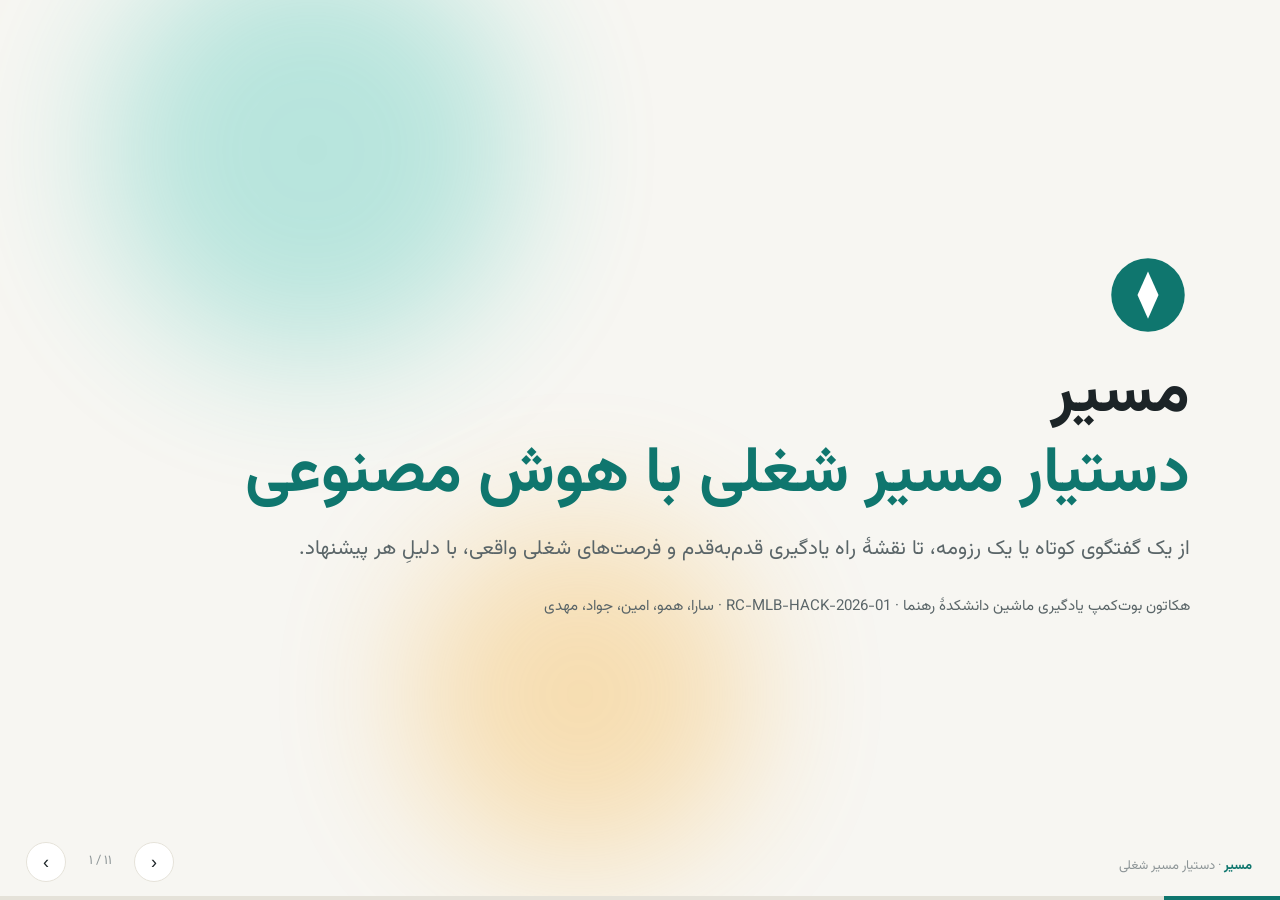
<file: docs/presentation/index.html>
<!doctype html>
<html lang="fa" dir="rtl">
<head>
<meta charset="utf-8">
<meta name="viewport" content="width=device-width, initial-scale=1">
<title>مسیر — ارائه</title>
<style>
@font-face{font-family:V;font-weight:400;src:url(assets/vazirmatn-400.woff2) format("woff2");unicode-range:U+0600-06FF,U+200C-200E,U+FB50-FDFF,U+FE70-FEFF}
@font-face{font-family:V;font-weight:500;src:url(assets/vazirmatn-500.woff2) format("woff2");unicode-range:U+0600-06FF,U+200C-200E,U+FB50-FDFF,U+FE70-FEFF}
@font-face{font-family:V;font-weight:700;src:url(assets/vazirmatn-700.woff2) format("woff2");unicode-range:U+0600-06FF,U+200C-200E,U+FB50-FDFF,U+FE70-FEFF}
@font-face{font-family:V;font-weight:400;src:url(assets/vazirmatn-latin-400.woff2) format("woff2");unicode-range:U+0000-00FF,U+2000-206F}
@font-face{font-family:V;font-weight:500;src:url(assets/vazirmatn-latin-500.woff2) format("woff2");unicode-range:U+0000-00FF,U+2000-206F}
@font-face{font-family:V;font-weight:700;src:url(assets/vazirmatn-latin-700.woff2) format("woff2");unicode-range:U+0000-00FF,U+2000-206F}
:root{--bg:#f7f6f2;--card:#fff;--soft:#f0eee8;--line:#e5e2d9;--ink:#1c2427;--ink2:#5a6568;--ink3:#8d9597;
--acc:#0f766e;--acc2:#14b8a6;--accs:#e1f1ee;--amber:#d97706;--ambs:#fdf2df;--rose:#be123c;--roses:#fdecef;--ok:#15803d;--oks:#e5f4ea;
--jr:#dff3e6;--md:#e2ecfb;--sr:#ece6fb}
*{box-sizing:border-box}html,body{margin:0;height:100%;background:var(--bg);color:var(--ink);font:400 17px/1.8 V,Tahoma,sans-serif;overflow:hidden}
.deck{position:relative;width:100vw;height:100vh}
.slide{position:absolute;inset:0;padding:6vh 7vw 9vh;display:flex;flex-direction:column;justify-content:center;opacity:0;visibility:hidden;transition:opacity .6s ease,visibility .6s}
.slide.on{opacity:1;visibility:visible}
.slide>*:not(.orb){position:relative;z-index:1}
.slide .a{opacity:0;transform:translateY(14px);transition:opacity .7s ease,transform .7s cubic-bezier(.2,.7,.2,1)}
.slide.on .a{opacity:1;transform:none}
.slide.on .a:nth-child(1){transition-delay:.05s}.slide.on .a:nth-child(2){transition-delay:.15s}.slide.on .a:nth-child(3){transition-delay:.25s}
.slide.on .a:nth-child(4){transition-delay:.35s}.slide.on .a:nth-child(5){transition-delay:.45s}.slide.on .a:nth-child(6){transition-delay:.55s}
.kicker{color:var(--acc);font-weight:700;font-size:15px;letter-spacing:.02em;margin:0 0 6px}
h1{font-size:clamp(34px,5vw,64px);line-height:1.25;margin:0 0 16px}
h2{font-size:clamp(26px,3.2vw,40px);line-height:1.35;margin:0 0 22px}
h3{font-size:19px;margin:0 0 6px}
p{margin:0}.lead{font-size:clamp(17px,1.6vw,22px);color:var(--ink2);max-width:900px}
.muted{color:var(--ink2);font-size:15px}.small{font-size:13.5px;color:var(--ink3)}
.grid{display:grid;gap:18px}.g2{grid-template-columns:1fr 1fr}.g3{grid-template-columns:repeat(3,1fr)}.g4{grid-template-columns:repeat(4,1fr)}
.card{background:var(--card);border:1px solid var(--line);border-radius:18px;padding:20px 22px;box-shadow:0 1px 2px rgba(0,0,0,.04),0 10px 30px rgba(20,40,40,.05)}
.num{font-size:clamp(30px,3.4vw,46px);font-weight:700;color:var(--acc);line-height:1.1}
.tag{display:inline-block;font-size:12.5px;padding:1px 10px;border-radius:7px;background:var(--soft);color:var(--ink2);margin:2px 0 2px 4px}
.tag.jr{background:var(--jr)}.tag.md{background:var(--md)}.tag.sr{background:var(--sr)}
.chip{display:inline-block;font-size:13.5px;padding:2px 11px;border-radius:999px;margin:3px 0 3px 5px}
.chip.ok{background:var(--oks);color:var(--ok)}.chip.miss{background:var(--roses);color:var(--rose)}
.ltr{direction:ltr;unicode-bidi:isolate}
/* nav */
.bar{position:fixed;left:0;right:0;bottom:0;height:4px;background:var(--line);z-index:9}.bar i{display:block;height:100%;background:var(--acc);width:0;transition:width .5s}
.nav{position:fixed;bottom:18px;left:26px;display:flex;gap:8px;align-items:center;z-index:9;direction:ltr}
.nav button{width:40px;height:40px;border-radius:50%;border:1px solid var(--line);background:var(--card);cursor:pointer;font-size:18px;color:var(--ink)}
.nav button:hover{border-color:var(--acc)}.count{font-size:13px;color:var(--ink3);min-width:52px;text-align:center}
.brand{position:fixed;bottom:22px;right:28px;font-size:13px;color:var(--ink3);z-index:9}.brand b{color:var(--acc)}
/* title */
.hero-logo{width:84px;height:84px;margin-bottom:18px}
.orb{position:absolute;border-radius:50%;filter:blur(70px);opacity:.28;z-index:0;pointer-events:none;animation:float 14s ease-in-out infinite}
@keyframes float{50%{transform:translate(30px,-20px) scale(1.08)}}
/* flow */
.flow{display:flex;align-items:stretch;gap:14px}
.flow .card{flex:1}.arrow{align-self:center;color:var(--acc);font-size:26px}
/* architecture */
.arch{display:grid;grid-template-columns:1fr 1fr 1fr;gap:14px}
.layer{grid-column:1/-1;font-size:13px;color:var(--ink3);margin-top:4px}
.box{border:1px solid var(--line);border-radius:14px;padding:14px 16px;background:var(--card);cursor:pointer;transition:transform .25s,border-color .25s,box-shadow .25s}
.box:hover,.box.sel{border-color:var(--acc);transform:translateY(-3px);box-shadow:0 12px 28px rgba(15,118,110,.12)}
.box.gen{background:linear-gradient(0deg,var(--ambs),var(--card))}.box.det{background:linear-gradient(0deg,var(--accs),var(--card))}
.box h4{margin:0 0 2px;font-size:16px}.box p{font-size:13.5px;color:var(--ink2)}
.detail{margin-top:16px;min-height:76px}
/* pipeline */
.lanes{display:flex;gap:10px;align-items:center;flex-wrap:wrap}
.pl{display:flex;align-items:stretch;gap:0;margin-top:22px;overflow-x:auto;padding:14px 4px 6px}
.stage{flex:1;min-width:112px;position:relative;padding:12px 10px 10px;border-radius:14px;border:1px solid var(--line);background:var(--card);cursor:pointer;
  transition:transform .35s,border-color .35s,box-shadow .35s,background .35s;text-align:center}
.stage .ic{font-size:22px;line-height:1;display:block;margin-bottom:6px}
.stage b{display:block;font-size:14px;line-height:1.45}
.stage small{display:block;font-size:11.5px;color:var(--ink3);margin-top:4px}
.stage .kind{position:absolute;top:-10px;right:50%;transform:translateX(50%);font-size:10.5px;padding:0 8px;border-radius:999px;white-space:nowrap}
.stage.gen .kind{background:var(--ambs);color:#92400e}.stage.in .kind{background:var(--soft);color:var(--ink2)}.stage.det .kind{background:var(--accs);color:var(--acc)}
.stage.lit{border-color:var(--acc);transform:translateY(-4px);box-shadow:0 14px 30px rgba(15,118,110,.14)}
.stage.gen.lit{border-color:var(--amber);box-shadow:0 14px 30px rgba(217,119,6,.14)}
.stage.sel{background:var(--accs)}
.link{flex:0 0 30px;align-self:center;height:3px;background:var(--line);position:relative;overflow:hidden;border-radius:2px}
.link i{position:absolute;inset:0;width:0;background:var(--acc);transition:width .45s ease}
.link.lit i{width:100%}
.pldetail{margin-top:18px;min-height:86px}
/* dag */
.dagwrap{position:relative;overflow:hidden}
.dag{position:relative;display:flex;gap:64px;align-items:flex-start;justify-content:flex-start}
.dag .col{display:flex;flex-direction:column;gap:12px;position:relative;z-index:1}
.node{width:240px;padding:8px 12px;border-radius:12px;background:var(--card);border:1px solid var(--line);font-size:14px;display:flex;gap:8px;align-items:center;transition:background .4s,border-color .4s,opacity .4s;box-shadow:0 2px 10px rgba(0,0,0,.04)}
.node b{flex:none;width:24px;height:24px;border-radius:50%;background:var(--accs);color:var(--acc);font-size:12px;display:flex;align-items:center;justify-content:center}
.node span{unicode-bidi:plaintext}
.node.known{background:var(--oks);border-color:#9fd8b5;opacity:.75}
svg.edges{position:absolute;inset:0;width:100%;height:100%;pointer-events:none;overflow:visible}
svg.edges path{fill:none;stroke:var(--acc2);stroke-width:1.6;opacity:.6;stroke-dasharray:600;stroke-dashoffset:600}
.slide.on svg.edges path{animation:draw 1.6s ease forwards}
@keyframes draw{to{stroke-dashoffset:0}}
.toggle{display:inline-flex;background:var(--soft);border-radius:999px;padding:3px}
.toggle button{border:0;background:transparent;padding:5px 14px;border-radius:999px;cursor:pointer;font:inherit;font-size:14px;color:var(--ink2)}
.toggle button.on{background:var(--card);color:var(--ink);box-shadow:0 1px 3px rgba(0,0,0,.1)}
/* chat */
.chat{display:flex;flex-direction:column;gap:10px;max-width:560px}
.msg{padding:9px 14px;border-radius:16px;max-width:88%;opacity:0;transform:translateY(8px);transition:opacity .45s,transform .45s}
.msg.show{opacity:1;transform:none}
.msg.bot{align-self:flex-start;background:var(--soft);border-start-start-radius:4px}
.msg.user{align-self:flex-end;background:var(--acc);color:#fff;border-start-end-radius:4px}
.msg.sys{align-self:center;background:var(--ambs);color:#92400e;font-size:14px}
/* pipeline */
.pipe{display:flex;gap:10px;align-items:stretch}
.pipe .st{flex:1;padding:14px;border-radius:14px;border:1px solid var(--line);background:var(--card);position:relative}
.pipe .st small{display:block;color:var(--ink3);font-size:12.5px}
.pipe .st .n{position:absolute;top:-12px;right:14px;background:var(--acc);color:#fff;border-radius:999px;font-size:12px;padding:0 9px}
.weights .w{display:grid;grid-template-columns:180px 1fr 50px;gap:12px;align-items:center;margin:8px 0;font-size:15px}
.track{height:12px;border-radius:8px;background:var(--soft);overflow:hidden}
.track i{display:block;height:100%;width:0;border-radius:8px;background:linear-gradient(90deg,var(--acc2),var(--acc));transition:width 1.2s cubic-bezier(.2,.7,.2,1) .4s}
/* eval */
.chart{display:flex;gap:34px;align-items:flex-end;height:280px;padding:0 10px;border-bottom:1px solid var(--line)}
.grp{display:flex;flex-direction:column;align-items:center;gap:10px;flex:1}
.bars{display:flex;gap:10px;align-items:flex-end;height:240px}
.bars div{width:46px;border-radius:10px 10px 4px 4px;height:0;transition:height 1.1s cubic-bezier(.2,.7,.2,1);position:relative}
.bars div span{position:absolute;top:-24px;left:50%;transform:translateX(-50%);font-size:13px;font-weight:700;direction:ltr}
.legend{display:flex;gap:18px;font-size:14px;color:var(--ink2);flex-wrap:wrap}.legend i{display:inline-block;width:12px;height:12px;border-radius:3px;margin-left:6px;vertical-align:-1px}
/* timeline */
.tl{position:relative;display:grid;grid-template-columns:repeat(6,1fr);gap:12px}
.tl::before{content:"";position:absolute;top:15px;right:0;left:0;height:2px;background:var(--line)}
.tl .t{position:relative;padding-top:38px;font-size:14px}
.tl .t::before{content:"";position:absolute;top:7px;right:4px;width:18px;height:18px;border-radius:50%;background:var(--card);border:3px solid var(--acc)}
.tl .t b{display:block;font-size:15px;margin-bottom:2px}
/* jobs */
.job{display:grid;grid-template-columns:1fr 64px;gap:4px 14px;align-items:center}
.ring{width:60px;height:60px;position:relative}.ring svg{transform:rotate(-90deg);width:60px;height:60px}
.ring circle{fill:none;stroke-width:6}.ring .t{stroke:var(--line)}.ring .v{stroke:var(--acc);stroke-linecap:round;transition:stroke-dashoffset 1.2s ease .5s}
.ring b{position:absolute;inset:0;display:flex;align-items:center;justify-content:center;font-size:15px}
.shot{border-radius:16px;border:1px solid var(--line);box-shadow:0 20px 50px rgba(0,0,0,.12);width:100%;display:block}
@media (max-width:900px){.g3,.g4,.arch{grid-template-columns:1fr 1fr}.g2{grid-template-columns:1fr}.tl{grid-template-columns:1fr 1fr 1fr}.flow,.pipe{flex-direction:column}.arrow{transform:rotate(-90deg)}.slide{overflow-y:auto;justify-content:flex-start}}
</style>
</head>
<body>
<div class="deck" id="deck">

<!-- 1 -->
<section class="slide">
  <div class="orb" style="width:420px;height:420px;background:#14b8a6;top:-60px;left:8%"></div>
  <div class="orb" style="width:340px;height:340px;background:#f59e0b;bottom:4%;left:32%;animation-delay:-6s"></div>
  <svg class="hero-logo a" viewBox="0 0 32 32"><circle cx="16" cy="16" r="14" fill="#0f766e"/><path d="M16 7l4 9-4 9-4-9z" fill="#fff"/></svg>
  <h1 class="a">مسیر<br><span style="color:var(--acc)">دستیار مسیر شغلی با هوش مصنوعی</span></h1>
  <p class="lead a">از یک گفتگوی کوتاه یا یک رزومه، تا نقشهٔ راه یادگیری قدم‌به‌قدم و فرصت‌های شغلی واقعی، با دلیلِ هر پیشنهاد.</p>
  <p class="muted a" style="margin-top:26px">هکاتون بوت‌کمپ یادگیری ماشین دانشکدهٔ رهنما · RC-MLB-HACK-2026-01 · سارا، همو، امین، جواد، مهدی</p>
</section>

<!-- 2 -->
<section class="slide">
  <p class="kicker a">مسئله</p>
  <h2 class="a">بیشتر آدم‌ها می‌دانند به کجا می‌خواهند برسند، نه از چه راهی</h2>
  <div class="grid g3 a">
    <div class="card"><div class="num">۱</div><h3>کدام مهارت‌ها؟</h3><p class="muted">مهارت‌های لازم برای یک شغل، ترتیب یادگیری و پیش‌نیازها برای تازه‌کارها روشن نیست.</p></div>
    <div class="card"><div class="num">۲</div><h3>کدام آگهی؟</h3><p class="muted">آگهی‌ها در چند سایت پخش‌اند و معلوم نیست کدام واقعاً با رزومه می‌خواند و چه کم است.</p></div>
    <div class="card"><div class="num">۳</div><h3>کدام جواب درست است؟</h3><p class="muted">مدل‌های زبانی روان حرف می‌زنند اما مهارت، لینک و ترتیبِ ساختگی هم می‌سازند.</p></div>
  </div>
  <p class="lead a" style="margin-top:24px">هدف ما: <b>توان گفتگوی مدل زبانی</b> + <b>دانش ساخت‌یافته و قطعی</b> + <b>کیفیت رتبه‌بندیِ اندازه‌گیری‌شده</b>.</p>
</section>

<!-- 3 -->
<section class="slide">
  <p class="kicker a">راه‌حل در یک نگاه</p>
  <h2 class="a">یک فضای کار؛ دو ورودی، دو خروجی، یک پروفایل مشترک</h2>
  <div class="flow a">
    <div class="card"><h3>💬 گفتگو</h3><p class="muted">حداکثر ۶ سؤال با گزینه‌های آماده؛ نقش هدف، سطح و مهارت‌های عملی.</p></div>
    <div class="card"><h3>📎 رزومه</h3><p class="muted">PDF یا Word، فارسی یا انگلیسی؛ مهارت‌ها، سابقه و تحصیلات خودکار پر می‌شوند.</p></div>
    <div class="arrow">←</div>
    <div class="card" style="background:var(--accs)"><h3>👤 پروفایل</h3><p class="muted">فقط شناسه‌های معتبرِ تاکسونومی؛ قابل اصلاح با یک جمله: «من اکسل بلد نیستم».</p></div>
    <div class="arrow">←</div>
    <div class="card"><h3>🗺️ نقشهٔ راه</h3><p class="muted">گراف پیش‌نیازها با منابع آموزشی بررسی‌شده.</p></div>
    <div class="card"><h3>💼 فرصت‌های شغلی</h3><p class="muted">۱۰ آگهی واقعی با امتیاز، مهارت‌های مشترک و کمبودها.</p></div>
  </div>
  <img class="shot a" src="assets/screen_chat.jpg" alt="نمای برنامه" style="margin-top:22px;max-height:34vh;object-fit:cover;object-position:top">
</section>

<!-- 4 -->
<section class="slide">
  <p class="kicker a">معماری</p>
  <h2 class="a">بخش‌های قطعی از بخش‌های مولد جدا هستند</h2>
  <div class="arch a" id="arch">
    <div class="layer">مولد (مدل زبانی) — خروجی همیشه در کد اعتبارسنجی می‌شود</div>
    <div class="box gen" data-d="مدل فقط JSON برمی‌گرداند؛ هر مهارت باید «شاهد» عینی در پیام کاربر داشته باشد. مهارتِ نفی‌شده یا «فقط شنیده‌ام» رد می‌شود. شناسهٔ ناشناخته حذف می‌شود."><h4>گفتگو و استخراج</h4><p>۶ سؤال، شاهدمحور</p></div>
    <div class="box gen" data-d="متن رزومه فقط در حافظه پردازش می‌شود. مدل پروفایل ساخت‌یافته می‌دهد و هر مفهوم دوباره با تاکسونومی سنجیده و با تطبیق قطعیِ نام‌های مستعار ادغام می‌شود."><h4>استخراج رزومه</h4><p>پروفایل B-02</p></div>
    <div class="box gen" data-d="بردارهای چندزبانهٔ MiniLM در Qdrant؛ فیلتر شهر، سطح و دورکاری داخل خود Qdrant اعمال می‌شود و ۴۰ آگهی نزدیک بازیابی می‌شود."><h4>بازیابی برداری (RAG)</h4><p>Qdrant + FastEmbed</p></div>
    <div class="layer">قطعی — قابل آزمون، تکرارپذیر</div>
    <div class="box det" data-d="۲۵ نقش در ۵ حوزه، ۱۴۵ مفهوم، ۱۸۸ یال پیش‌نیازی، ۸۶۶ نام مستعار فارسی و انگلیسی. چرخه در زمان ساخت رد می‌شود (A-03)."><h4>تاکسونومی و گراف</h4><p>DAG، سه سطح</p></div>
    <div class="box det" data-d="بستار پیش‌نیازها − دانسته‌ها، با مرتب‌سازی توپولوژیک (اول پایه‌ها). خلاصهٔ متنی از همین گراف ساخته می‌شود، پس همیشه با آن یکسان است (A-09)."><h4>موتور نقشهٔ راه</h4><p>ترتیب مطالعه + منابع</p></div>
    <div class="box det" data-d="امتیاز = پوشش مهارت‌های آگهی + هم‌خوانی با نقش + شباهت متن (برداری و TF-IDF) + تناسب سطح. توضیح هر پیشنهاد هم از همین اعداد ساخته می‌شود."><h4>رتبه‌بندی و توضیح</h4><p>۴ مؤلفهٔ شفاف</p></div>
  </div>
  <div class="card detail a" id="archDetail"><p class="muted">روی هر بخش بزن تا جزئیاتش را ببینی.</p></div>
</section>

<!-- 5: pipeline -->
<section class="slide">
  <p class="kicker a">پایپ‌لاین</p>
  <div class="a" style="display:flex;justify-content:space-between;align-items:flex-end;gap:16px;flex-wrap:wrap">
    <h2 style="margin:0">یک درخواست، از ورودی تا پاسخ</h2>
    <div class="lanes">
      <div class="toggle" id="laneToggle"><button class="on" data-l="chat">💬 مسیر گفتگو</button><button data-l="resume">📎 مسیر رزومه</button></div>
      <button id="plPlay" style="border:1px solid var(--line);background:var(--card);border-radius:999px;padding:5px 16px;cursor:pointer;font:inherit;font-size:14px">▶ پخش</button>
    </div>
  </div>
  <p class="muted a" style="margin-top:10px"><span style="color:#b45309">■</span> مولد (مدل زبانی، خروجی اعتبارسنجی‌شده) &nbsp; <span style="color:var(--acc)">■</span> قطعی (کد قابل آزمون). روی هر مرحله بزن.</p>
  <div class="pl a" id="pl"></div>
  <div class="card pldetail a" id="plDetail"></div>
</section>

<!-- 6 -->
<section class="slide">
  <p class="kicker a">گراف مهارت‌ها</p>
  <div class="a" style="display:flex;justify-content:space-between;align-items:flex-end;gap:16px;flex-wrap:wrap">
    <h2 style="margin:0">نقشهٔ راه محاسبه می‌شود، حدس زده نمی‌شود</h2>
    <div class="toggle" id="dagToggle"><button class="on" data-k="0">فقط قدم‌های مانده</button><button data-k="1">با دانسته‌ها</button></div>
  </div>
  <p class="muted a" style="margin:10px 0 18px">خروجی واقعی موتور برای «تحلیلگر داده · جونیور» که فقط با اکسل کار کرده: <span id="dagStats"></span></p>
  <div class="dagwrap a"><div class="dag" id="dag"><svg class="edges"></svg></div></div>
  <div class="grid g3 a" style="margin-top:20px">
    <div class="card"><b>بستار</b><p class="muted">مفاهیم نقش + همهٔ پیش‌نیازهایشان</p></div>
    <div class="card"><b>منهای دانسته‌ها</b><p class="muted">آنچه کاربر عملاً بلد است حذف می‌شود</p></div>
    <div class="card"><b>ترتیب توپولوژیک</b><p class="muted">هیچ قدمی پیش از پیش‌نیازش نمی‌آید</p></div>
  </div>
</section>

<!-- 7 -->
<section class="slide">
  <p class="kicker a">گفتگو</p>
  <div class="grid g2" style="align-items:center">
    <div>
      <h2 class="a">کوتاه، فارسی و سخت‌گیر نسبت به ادعاها</h2>
      <ul class="muted a" style="line-height:2.2;padding-right:20px">
        <li>حداکثر ۶ سؤال؛ گزینه‌های آماده برای هر سؤال</li>
        <li>مهارتِ «فقط اسمش را شنیده‌ام» جزو دانسته‌ها نمی‌شود</li>
        <li>اصلاح با یک جمله و ساخت دوبارهٔ نقشه (A-08)</li>
        <li>پاسخ مدل در درگاه متیس: حدود ۱٫۵ ثانیه در هر نوبت</li>
      </ul>
      <button class="a" id="replay" style="margin-top:14px;border:1px solid var(--line);background:var(--card);border-radius:999px;padding:6px 18px;cursor:pointer;font:inherit">↻ پخش دوباره</button>
    </div>
    <div class="chat a" id="chat"></div>
  </div>
</section>

<!-- 8 -->
<section class="slide">
  <p class="kicker a">رزومه ← فرصت‌های شغلی</p>
  <h2 class="a">بازیابی با Qdrant، رتبه‌بندی دوباره با مهارت‌ها</h2>
  <div class="pipe a">
    <div class="st"><span class="n">۱</span><b>خواندن فایل</b><small>PDF/DOCX، اصلاح نویسه‌های فارسی</small></div>
    <div class="st"><span class="n">۲</span><b>پروفایل</b><small>مهارت‌ها، سابقه، تحصیلات، شهر</small></div>
    <div class="st"><span class="n">۳</span><b>بازیابی</b><small>۴۰ آگهیِ نزدیک از ۱۴۳ در Qdrant</small></div>
    <div class="st"><span class="n">۴</span><b>رتبه‌بندی</b><small>۴ مؤلفه، ۱۰ آگهی برتر</small></div>
    <div class="st"><span class="n">۵</span><b>توضیح + نقشهٔ راه</b><small>کمبودها ← گراف (B-10)</small></div>
  </div>
  <div class="grid g2 a" style="margin-top:26px;align-items:start">
    <div class="weights card">
      <h3>وزن مؤلفه‌های امتیاز</h3>
      <div class="w"><span>پوشش مهارت‌های آگهی</span><div class="track"><i data-w="40"></i></div><b class="ltr">0.40</b></div>
      <div class="w"><span>هم‌خوانی با نقش</span><div class="track"><i data-w="25"></i></div><b class="ltr">0.25</b></div>
      <div class="w"><span>شباهت متن (برداری + TF-IDF)</span><div class="track"><i data-w="25"></i></div><b class="ltr">0.25</b></div>
      <div class="w"><span>تناسب سطح تجربه</span><div class="track"><i data-w="10"></i></div><b class="ltr">0.10</b></div>
      <p class="small">دانستنِ یک مهارت یعنی دانستنِ پیش‌نیازهایش هم (جنگو ⇐ پایتون).</p>
    </div>
    <div class="grid" id="jobs" style="gap:12px"></div>
  </div>
</section>

<!-- 9 -->
<section class="slide">
  <p class="kicker a">ارزیابی (بخش ۱۰٫۲)</p>
  <div class="a" style="display:flex;justify-content:space-between;align-items:flex-end;gap:16px;flex-wrap:wrap">
    <h2 style="margin:0">کیفیت رتبه‌بندی، اندازه‌گیری‌شده</h2>
    <div class="toggle" id="metricToggle"><button class="on" data-m="ndcg">nDCG@10</button><button data-m="p5">Precision@5</button></div>
  </div>
  <p class="muted a" style="margin:10px 0 34px">۳ رزومهٔ ساختگی، هر کدام در برابر ۲۶ آگهی برچسب‌خورده (۰، ۱، ۲).</p>
  <div class="chart a" id="chart"></div>
  <div class="legend a" style="margin-top:14px">
    <span><i style="background:#cbd5d4"></i>پایهٔ هم‌پوشانی کلیدواژه</span>
    <span><i style="background:#5eead4"></i>ترکیبی بدون بردار</span>
    <span><i style="background:#0f766e"></i>RAG: Qdrant + ترکیبی (نسخهٔ نهایی)</span>
  </div>
  <p class="small a" style="margin-top:12px">بازیابی Qdrant در ۴۰ آگهیِ اول، ۱۰۰٪، ۱۰۰٪ و ۹۰٪ آگهی‌های مرتبط را می‌آورد. با ۳ رزومه تفاوت دو نسخهٔ ترکیبی در حد نوسان است؛ برچسب‌ها پیش‌نویس‌اند.</p>
</section>

<!-- 10 -->
<section class="slide">
  <p class="kicker a">چطور ساخته شد</p>
  <h2 class="a">پنج مسیر موازی، یک قرارداد داده‌ای مشترک</h2>
  <div class="tl a">
    <div class="t"><b>دسته‌بندی</b>۵ حوزه × ۵ نقش؛ <span class="ltr">role_id</span> مشترک</div>
    <div class="t"><b>داده</b>۱۴۳ آگهی از ۳ سایت؛ ۷۷۷ منبع آموزشی با لینکِ بررسی‌شده</div>
    <div class="t"><b>گراف</b>تاکسونومی و موتور DAG با آزمون چرخه</div>
    <div class="t"><b>گفتگو</b>ماشین حالت ۶ سؤالی و نگهبان شاهدمحور</div>
    <div class="t"><b>یکپارچه‌سازی</b>یک تاکسونومی، یک کلاینت مدل، Qdrant</div>
    <div class="t"><b>رابط کاربری</b>صفحهٔ راست‌به‌چپ؛ گفتگو و رزومه در یک جا</div>
  </div>
  <div class="grid g4 a" style="margin-top:30px">
    <div class="card"><div class="num">۷۲</div><p class="muted">آزمون خودکار، همه موفق</p></div>
    <div class="card"><div class="num">۱</div><p class="muted">فرمان اجرا: <span class="ltr">docker compose up</span></p></div>
    <div class="card"><div class="num">۰</div><p class="muted">رزومه یا گفتگوی ذخیره‌شده روی دیسک</p></div>
    <div class="card"><div class="num ltr">~1.7k</div><p class="muted">توکن در هر نوبت گفتگو؛ مصرف در برنامه نمایش داده می‌شود</p></div>
  </div>
  <p class="small a" style="margin-top:16px">سارا: آگهی‌ها · همو: تاکسونومی و گراف · امین: گفتگو · جواد: خواندن رزومه · مهدی: منابع آموزشی و یکپارچه‌سازی. از دستیار کدنویسی هوش مصنوعی (Claude Code) هم استفاده شد.</p>
</section>

<!-- 11 -->
<section class="slide">
  <p class="kicker a">جمع‌بندی</p>
  <h2 class="a">مسیر روشن، پیشنهادِ قابل توضیح</h2>
  <div class="grid g4 a">
    <div class="card"><div class="num">۲۵</div><p class="muted">نقش در ۵ حوزه</p></div>
    <div class="card"><div class="num">۱۴۵</div><p class="muted">مهارت با پیش‌نیاز</p></div>
    <div class="card"><div class="num">۷۷۷</div><p class="muted">منبع آموزشی بررسی‌شده</p></div>
    <div class="card"><div class="num">۱۴۳</div><p class="muted">آگهی واقعی</p></div>
  </div>
  <div class="grid g2 a" style="margin-top:22px">
    <div class="card"><h3>قدم‌های بعد</h3><ul class="muted" style="margin:0;padding-right:20px;line-height:2">
      <li>رزومه‌های برچسب‌خوردهٔ بیشتر و بازبینی برچسب‌ها</li>
      <li>به‌روزرسانی زمان‌بندی‌شدهٔ آگهی‌ها (B-11)</li>
      <li>گفتگوی صوتی فارسی (A-10)</li></ul></div>
    <div class="card" style="background:var(--accs)"><h3>نمایش زنده</h3><p class="muted">گفتگو ← رزومه ← نقشهٔ راه ← فرصت‌های شغلی ← نقشهٔ راهِ یک آگهی</p>
      <p class="ltr" style="margin-top:10px;font-weight:700;color:var(--acc);text-align:right">http://localhost:8000</p></div>
  </div>
  <p class="lead a" style="margin-top:26px">ممنون از توجه شما 🌱</p>
</section>

</div>
<div class="bar"><i id="bar"></i></div>
<div class="nav"><button id="prev" aria-label="قبلی">‹</button><span class="count" id="count"></span><button id="next" aria-label="بعدی">›</button></div>
<div class="brand"><b>مسیر</b> · دستیار مسیر شغلی</div>

<script>
const DATA = {"dag": {"steps": [{"id": "python_basics", "label": "مبانی پایتون", "level": "junior", "after": [], "res": "جلسه اول آموزش پایتون مقدماتی python"}, {"id": "pandas_numpy", "label": "Pandas و NumPy", "level": "junior", "after": ["python_basics"], "res": "آموزش پانداس PANDAS پروژه محور ____ شروع تحلیل داده با پایتون و پروژه سفر به ماه"}, {"id": "data_cleaning", "label": "پاکسازی و آماده‌سازی داده", "level": "junior", "after": ["pandas_numpy"], "res": "Data Cleaning چیست ؟ ___ آموزش پاکسازی داده با پایتون و پانداس"}, {"id": "data_visualization", "label": "مصورسازی داده", "level": "junior", "after": [], "res": "آموزش مصورسازی داده های شبکه توسط نرم افزار NETDRAW"}, {"id": "power_bi", "label": "Power BI", "level": "junior", "after": [], "res": "دوره رایگان آموزش Power BI جلسه اول | پوریا بغدادی | پاور بی آی"}, {"id": "sql_basics", "label": "مبانی SQL", "level": "junior", "after": [], "res": "آموزش SQL مقدماتی (دستورات پایه) در 14 دقیقه"}, {"id": "statistics_basics", "label": "آمار مقدماتی", "level": "junior", "after": [], "res": "آموزش ریاضی و آمار مقدماتی- ویژه متقاضیان آزمون های استخدامی(تست های فصل اول)"}], "known": ["اکسل مقدماتی"], "total": 8}, "jobs": [{"title": "کارشناس حسابداری", "city": "تهران", "score": 84, "why": "5 مورد از 6 مهارت خواسته‌شده در این آگهی را داری؛ هم‌خوانی پروفایلت با نقش «حسابدار» 94٪ است؛ برای این موقعیت باید قانون مالیات‌های مستقیم را تقویت کنی.", "matched": ["اکسل مقدماتی", "اصول حسابداری", "نرم‌افزارهای حسابداری (سپیدار، همکاران سیستم)", "حقوق و دستمزد و بیمه"], "missing": ["قانون مالیات‌های مستقیم"]}, {"title": "کارشناس حسابداری مالیاتی", "city": "تهران", "score": 77, "why": "6 مورد از 10 مهارت خواسته‌شده در این آگهی را داری؛ هم‌خوانی پروفایلت با نقش «حسابدار» 94٪ است؛ برای این موقعیت باید مهارت‌های ارتباطی، قانون مالیات‌های مستقیم، تنظیم اظهارنامه مالیاتی، ارزش‌گذاری شرکت و مدیریت مالی را تقویت کنی.", "matched": ["اکسل مقدماتی", "اصول حسابداری", "حسابداری مالی و صورت‌های مالی", "مالیات بر ارزش افزوده"], "missing": ["مهارت‌های ارتباطی", "قانون مالیات‌های مستقیم", "تنظیم اظهارنامه مالیاتی"]}, {"title": "حسابدار مالیاتی (خانم)", "city": "تهران", "score": 75, "why": "6 مورد از 9 مهارت خواسته‌شده در این آگهی را داری؛ هم‌خوانی پروفایلت با نقش «حسابدار» 94٪ است؛ برای این موقعیت باید نظام جبران خدمات، قانون مالیات‌های مستقیم، تنظیم اظهارنامه مالیاتی را تقویت کنی.", "matched": ["حسابداری مالی و صورت‌های مالی", "نرم‌افزارهای حسابداری (سپیدار، همکاران سیستم)", "اصول حسابداری", "حقوق و دستمزد و بیمه"], "missing": ["نظام جبران خدمات", "قانون مالیات‌های مستقیم", "تنظیم اظهارنامه مالیاتی"]}]};
const fa = n => String(n).replace(/\d/g, d => "۰۱۲۳۴۵۶۷۸۹"[d]);
const esc = s => String(s).replace(/[&<>"]/g, c => ({"&":"&amp;","<":"&lt;",">":"&gt;",'"':"&quot;"}[c]));
const slides = [...document.querySelectorAll(".slide")];
let cur = 0;

function go(i) {
  cur = Math.max(0, Math.min(slides.length - 1, i));
  slides.forEach((s, k) => s.classList.toggle("on", k === cur));
  document.getElementById("bar").style.width = `${(100 * (cur + 1)) / slides.length}%`;
  document.getElementById("count").textContent = `${fa(cur + 1)} / ${fa(slides.length)}`;
  try { history.replaceState(null, "", `#${cur + 1}`); } catch (e) {}
  onEnter[cur] && onEnter[cur]();
}
document.getElementById("next").onclick = () => go(cur + 1);
document.getElementById("prev").onclick = () => go(cur - 1);
addEventListener("keydown", e => {
  if (["ArrowLeft", "PageDown", " ", "Enter"].includes(e.key)) { e.preventDefault(); go(cur + 1); }
  if (["ArrowRight", "PageUp", "Backspace"].includes(e.key)) { e.preventDefault(); go(cur - 1); }
  if (e.key === "Home") go(0); if (e.key === "End") go(slides.length - 1);
  if (e.key === "f") document.documentElement.requestFullscreen?.();
});
let sx = null;
addEventListener("touchstart", e => sx = e.touches[0].clientX, {passive: true});
addEventListener("touchend", e => { if (sx === null) return; const dx = e.changedTouches[0].clientX - sx; if (Math.abs(dx) > 50) go(cur + (dx > 0 ? 1 : -1)); sx = null; });

/* 4: architecture */
document.querySelectorAll("#arch .box").forEach(b => b.onclick = () => {
  document.querySelectorAll("#arch .box").forEach(x => x.classList.toggle("sel", x === b));
  const d = document.getElementById("archDetail");
  d.innerHTML = `<h3>${b.querySelector("h4").textContent}</h3><p class="muted">${b.dataset.d}</p>`;
});

/* 5: end-to-end pipeline */
const LANES = {
  chat: [
    ["in", "✍️", "پیام کاربر", "فارسی و محاوره", "متن آزاد کاربر، مثلاً «با اکسل کار کرده‌ام ولی پایتون رو فقط اسمش رو شنیدم». گزینه‌های آماده هم همین مسیر را طی می‌کنند."],
    ["det", "🔤", "نرمال‌سازی", "ی/ک، اعداد، نیم‌فاصله", "یکسان‌سازی حروف عربی و فارسی، اعداد و فاصله‌ها تا نام‌های مستعار مهارت‌ها دقیق پیدا شوند."],
    ["gen", "🧠", "استخراج JSON", "مدل زبانی · ~۱٫۵ ثانیه", "فقط مفاهیم نقش هدف و مفاهیمِ نام‌برده در پیام به مدل فرستاده می‌شود (حدود ۱٫۷ هزار توکن در هر نوبت). خروجی فقط JSON مطابق طرح‌واره است."],
    ["det", "🛡️", "نگهبان", "شاهد + تاکسونومی", "هر مهارت باید نقل‌قولِ عینی از پیام داشته باشد؛ مهارتِ نفی‌شده یا «فقط شنیده‌ام» رد می‌شود و شناسهٔ ناشناخته حذف می‌شود (A-04)."],
    ["det", "👤", "پروفایل", "نقش، سطح، مهارت‌ها", "پروفایل فقط شناسه‌های معتبر دارد و با هر اصلاح، نسخه‌اش بالا می‌رود تا نقشهٔ کهنه نمایش داده نشود."],
    ["det", "🕸️", "موتور گراف", "بستار − دانسته‌ها", "بستار پیش‌نیازهای مفاهیم نقش در سطح هدف، منهای دانسته‌ها، با مرتب‌سازی توپولوژیک که پایه‌ها را جلو می‌آورد (A-05)."],
    ["det", "🔗", "منابع", "فقط لینک بررسی‌شده", "برای هر قدم تا ۳ منبع از فهرست ۷۷۷ لینکِ بررسی‌شده؛ منابع فارسی و در دسترس از ایران اول (A-07)."],
    ["det", "🗺️", "نقشهٔ راه", "گراف + خلاصه", "گراف و خلاصهٔ فارسی از یک شیء ساخته می‌شوند، پس متن و گراف هیچ‌وقت با هم ناسازگار نیستند (A-09)."],
  ],
  resume: [
    ["in", "📄", "فایل", "PDF یا Word", "حداکثر ۲ مگابایت؛ پیش از اولین بارگذاری، اطلاعیهٔ حریم خصوصی تأیید می‌شود (NF-03)."],
    ["det", "🔤", "استخراج متن", "فقط در حافظه", "متن از PDF و DOCX (جدول‌ها، سربرگ و پانویس هم) خوانده و حروف فارسی اصلاح می‌شود؛ چیزی روی دیسک نوشته نمی‌شود."],
    ["gen", "🧠", "پروفایل", "مدل + نام‌های مستعار", "مدل مهارت‌ها، سابقه، تحصیلات، نقش‌های قبلی و شهر را می‌دهد؛ هر مهارت دوباره با تاکسونومی سنجیده و با تطبیق قطعی ادغام می‌شود (B-02)."],
    ["det", "🧭", "بردار پرس‌وجو", "MiniLM چندزبانه", "نقش‌ها و مهارت‌های پروفایل به یک پرس‌وجوی کوتاه تبدیل و با مدل محلی FastEmbed جاسازی می‌شوند؛ بدون هزینهٔ API."],
    ["det", "🗄️", "Qdrant", "۴۰ آگهی نزدیک", "جست‌وجوی برداری بین ۱۴۳ آگهی؛ فیلتر شهر، سطح و دورکاری داخل Qdrant. در ارزیابی، ۹۰ تا ۱۰۰٪ آگهی‌های مرتبط در همین ۴۰ تا هستند."],
    ["det", "⚖️", "رتبه‌بندی", "۴ مؤلفه", "پوشش مهارت‌های آگهی ۰٫۴۰، هم‌خوانی نقش ۰٫۲۵، شباهت متن (برداری + TF-IDF) ۰٫۲۵، تناسب سطح ۰٫۱۰."],
    ["det", "💼", "۱۰ آگهی برتر", "امتیاز + توضیح", "برای هر آگهی: امتیاز، مهارت‌های مشترک و کمبودها، توضیح فارسیِ ساخته‌شده از همین اعداد و لینک آگهی اصلی (B-04 تا B-06)."],
    ["det", "🗺️", "نقشهٔ راه آگهی", "کمبودها ← گراف", "کمبودهای همان آگهی به موتور گراف می‌رود و با پیش‌نیازهایشان مرتب می‌شود (B-10)."],
  ],
};
const KIND = {gen: "مولد", det: "قطعی", in: "ورودی"};
let lane = "chat", plTimers = [];
function showStage(i) {
  const s = LANES[lane][i];
  document.querySelectorAll("#pl .stage").forEach((x, k) => x.classList.toggle("sel", k === i));
  document.getElementById("plDetail").innerHTML = `<h3>${s[1]} ${s[2]} <span class="small">· ${KIND[s[0]]}</span></h3><p class="muted">${s[4]}</p>`;
}
function buildPipeline() {
  plTimers.forEach(clearTimeout); plTimers = [];
  document.getElementById("pl").innerHTML = LANES[lane].map(([k, ic, t, sub], i) =>
    (i ? '<div class="link"><i></i></div>' : "") +
    `<div class="stage ${k}" data-i="${i}"><span class="kind">${KIND[k]}</span><span class="ic">${ic}</span><b>${t}</b><small>${sub}</small></div>`).join("");
  document.getElementById("plDetail").innerHTML = '<p class="muted">برای دیدن جزئیات روی یک مرحله بزن، یا «پخش» را بزن.</p>';
}
function playPipeline() {
  buildPipeline();
  const stages = [...document.querySelectorAll("#pl .stage")], links = [...document.querySelectorAll("#pl .link")];
  stages.forEach((st, i) => plTimers.push(setTimeout(() => {
    if (i) links[i - 1].classList.add("lit");
    st.classList.add("lit"); showStage(i);
  }, 600 + i * 950)));
}
document.getElementById("pl").onclick = e => { const st = e.target.closest(".stage"); if (st) { plTimers.forEach(clearTimeout); showStage(+st.dataset.i); } };
document.getElementById("plPlay").onclick = playPipeline;
document.getElementById("laneToggle").onclick = e => {
  const b = e.target.closest("button"); if (!b) return;
  lane = b.dataset.l;
  document.querySelectorAll("#laneToggle button").forEach(x => x.classList.toggle("on", x === b));
  playPipeline();
};

/* 6: real roadmap DAG */
let showKnown = false;
function drawDag() {
  const dag = document.getElementById("dag"), steps = DATA.dag.steps;
  const depth = {}, after = Object.fromEntries(steps.map(s => [s.id, s.after]));
  const d = id => depth[id] ?? (depth[id] = after[id].length ? 1 + Math.max(...after[id].map(d)) : 0);
  steps.forEach(s => d(s.id));
  const cols = [];
  if (showKnown) (cols[0] ||= []).push(...DATA.dag.known.map(k => `<div class="node known"><b>✓</b><span>${esc(k)}</span></div>`));
  steps.forEach((s, i) => (cols[depth[s.id] + (showKnown ? 1 : 0)] ||= []).push(
    `<div class="node" data-id="${s.id}" title="${esc(s.res)}"><b>${fa(i + 1)}</b><span>${esc(s.label)}</span><span class="tag ${s.level === "junior" ? "jr" : s.level === "mid" ? "md" : "sr"}" style="margin-right:auto">${s.level === "junior" ? "جونیور" : s.level === "mid" ? "میدلول" : "سنیور"}</span></div>`));
  dag.innerHTML = `<svg class="edges"></svg>` + cols.map(c => `<div class="col">${c.join("")}</div>`).join("");
  document.getElementById("dagStats").textContent =
    `${fa(DATA.dag.total)} مهارت در مسیر، ${fa(DATA.dag.known.length)} دانسته، ${fa(steps.length)} قدم مانده.`;
  requestAnimationFrame(() => {
    const box = dag.getBoundingClientRect(), svg = dag.querySelector("svg");
    svg.setAttribute("viewBox", `0 0 ${box.width} ${box.height}`);
    svg.innerHTML = steps.flatMap(s => s.after.map(a => {
      const na = dag.querySelector(`[data-id="${a}"]`), nb = dag.querySelector(`[data-id="${s.id}"]`);
      if (!na || !nb) return "";
      const ra = na.getBoundingClientRect(), rb = nb.getBoundingClientRect();
      const x1 = ra.left - box.left, y1 = ra.top + ra.height / 2 - box.top, x2 = rb.right - box.left, y2 = rb.top + rb.height / 2 - box.top, m = (x1 + x2) / 2;
      return `<path d="M${x1},${y1} C${m},${y1} ${m},${y2} ${x2},${y2}"/>`;
    })).join("");
  });
}
document.getElementById("dagToggle").onclick = e => {
  const b = e.target.closest("button"); if (!b) return;
  showKnown = b.dataset.k === "1";
  document.querySelectorAll("#dagToggle button").forEach(x => x.classList.toggle("on", x === b));
  drawDag();
};

/* 6: chat replay */
const SCRIPT = [
  ["bot", "دوست داری در چه شغلی کار کنی؟"], ["user", "می‌خوام تحلیلگر داده بشم"],
  ["bot", "در این شغل می‌خواهی به چه سطحی برسی؟"], ["user", "جونیور"],
  ["bot", "با کدام مهارت‌ها یا ابزارها واقعاً کار کرده‌ای؟"],
  ["user", "با اکسل کار کرده‌ام، ولی پایتون رو فقط اسمش رو شنیدم"],
  ["sys", "✓ اکسل ثبت شد · ✗ پایتون: «فقط شنیده‌ام» جزو دانسته‌ها نیست"],
  ["bot", "عالی! نقشهٔ راهت آماده است."],
];
let chatTimers = [];
function playChat() {
  chatTimers.forEach(clearTimeout); chatTimers = [];
  const box = document.getElementById("chat");
  box.innerHTML = SCRIPT.map(([r, t]) => `<div class="msg ${r}">${esc(t)}</div>`).join("");
  [...box.children].forEach((m, i) => chatTimers.push(setTimeout(() => m.classList.add("show"), 500 + i * 750)));
}
document.getElementById("replay").onclick = playChat;

/* 7: job cards + weight bars */
function jobs() {
  const r = 27, c = 2 * Math.PI * r;
  document.getElementById("jobs").innerHTML = DATA.jobs.slice(0, 2).map(j => `
    <div class="card job"><div><b>${esc(j.title)}</b> <span class="small">· ${esc(j.city || "")}</span>
      <div>${j.matched.slice(0, 3).map(m => `<span class="chip ok">✓ ${esc(m)}</span>`).join("")}${j.missing.slice(0, 2).map(m => `<span class="chip miss">+ ${esc(m)}</span>`).join("")}</div></div>
      <div class="ring"><svg viewBox="0 0 60 60"><circle class="t" cx="30" cy="30" r="${r}"/><circle class="v" cx="30" cy="30" r="${r}" stroke-dasharray="${c}" stroke-dashoffset="${c}" data-o="${c * (1 - j.score / 100)}"/></svg><b>${fa(j.score)}</b></div></div>`).join("");
  requestAnimationFrame(() => setTimeout(() => {
    document.querySelectorAll("#jobs .v").forEach(v => v.style.strokeDashoffset = v.dataset.o);
    document.querySelectorAll(".weights i").forEach(i => i.style.width = `${i.dataset.w * 2.4}%`);
  }, 60));
}

/* 8: evaluation chart (eval/results.md) */
const EVAL = {
  ndcg: {"تحلیلگر داده": [0.685, 0.810, 0.808], "بک‌اند پایتون": [0.413, 0.598, 0.721], "حسابدار": [0.814, 0.793, 0.794], "میانگین": [0.637, 0.733, 0.774]},
  p5: {"تحلیلگر داده": [0.80, 0.80, 1.00], "بک‌اند پایتون": [0.20, 0.40, 0.20], "حسابدار": [1.00, 1.00, 1.00], "میانگین": [0.67, 0.73, 0.73]},
};
const COLORS = ["#cbd5d4", "#5eead4", "#0f766e"];
let metric = "ndcg";
function chart() {
  const el = document.getElementById("chart");
  el.innerHTML = Object.entries(EVAL[metric]).map(([name, vals]) => `
    <div class="grp"><div class="bars">${vals.map((v, i) => `<div style="background:${COLORS[i]}" data-h="${v * 100}"><span>${v.toFixed(2)}</span></div>`).join("")}</div>
    <b style="font-size:15px${name === "میانگین" ? ";color:var(--acc)" : ""}">${name}</b></div>`).join("");
  requestAnimationFrame(() => setTimeout(() => el.querySelectorAll(".bars div").forEach(b => b.style.height = `${b.dataset.h}%`), 60));
}
document.getElementById("metricToggle").onclick = e => {
  const b = e.target.closest("button"); if (!b) return;
  metric = b.dataset.m;
  document.querySelectorAll("#metricToggle button").forEach(x => x.classList.toggle("on", x === b));
  chart();
};

const onEnter = {4: playPipeline, 5: drawDag, 6: playChat, 7: jobs, 8: chart};
addEventListener("resize", () => cur === 5 && drawDag());
addEventListener("hashchange", () => { const n = (parseInt(location.hash.slice(1)) || 1) - 1; if (n !== cur) go(n); });
go(Math.max(0, (parseInt(location.hash.slice(1)) || 1) - 1));
</script>
</body>
</html>
</file>
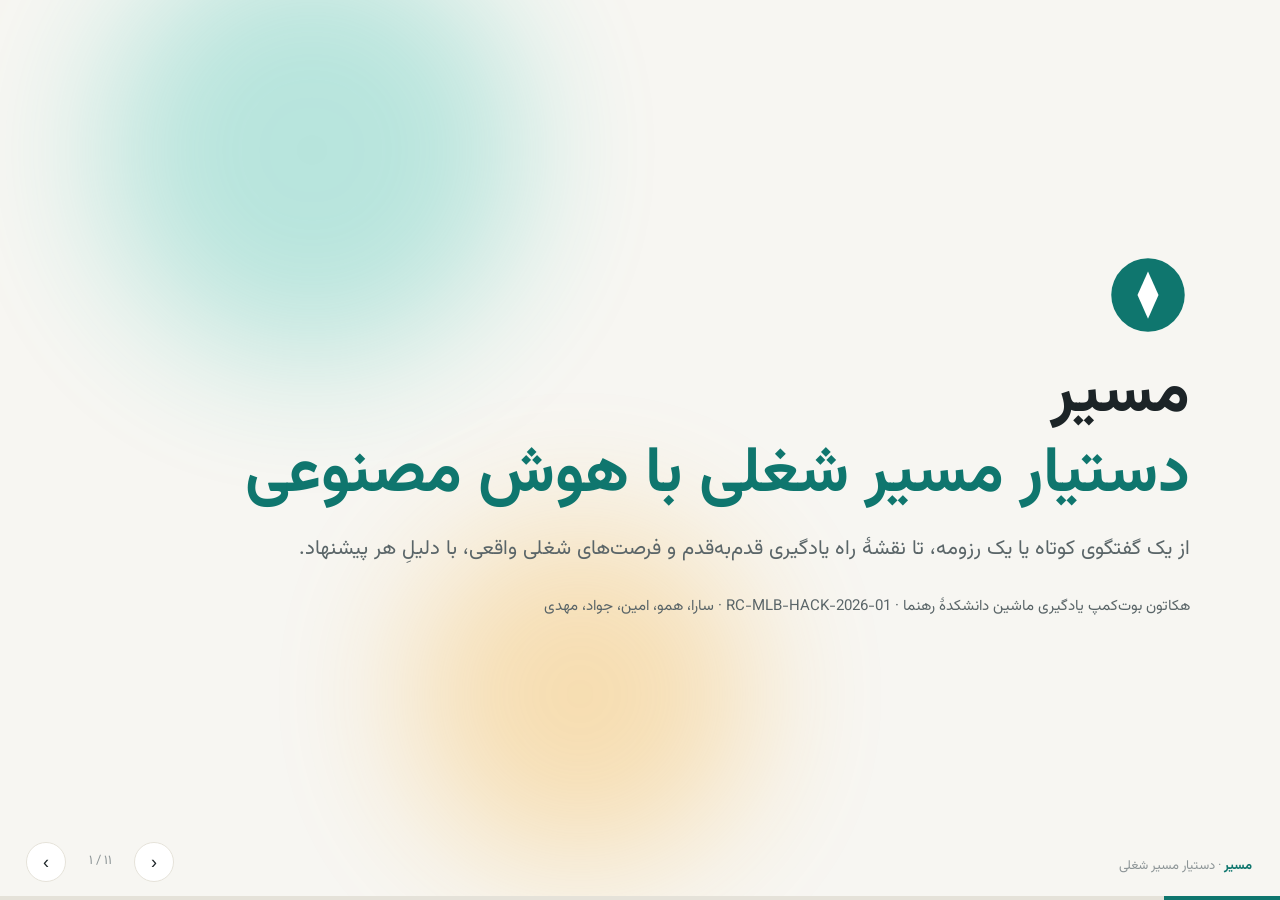
<file: docs/presentation/index.src.html>
<!doctype html>
<html lang="fa" dir="rtl">
<head>
<meta charset="utf-8">
<meta name="viewport" content="width=device-width, initial-scale=1">
<title>مسیر — ارائه</title>
<style>
@font-face{font-family:V;font-weight:400;src:url(assets/vazirmatn-400.woff2) format("woff2");unicode-range:U+0600-06FF,U+200C-200E,U+FB50-FDFF,U+FE70-FEFF}
@font-face{font-family:V;font-weight:500;src:url(assets/vazirmatn-500.woff2) format("woff2");unicode-range:U+0600-06FF,U+200C-200E,U+FB50-FDFF,U+FE70-FEFF}
@font-face{font-family:V;font-weight:700;src:url(assets/vazirmatn-700.woff2) format("woff2");unicode-range:U+0600-06FF,U+200C-200E,U+FB50-FDFF,U+FE70-FEFF}
@font-face{font-family:V;font-weight:400;src:url(assets/vazirmatn-latin-400.woff2) format("woff2");unicode-range:U+0000-00FF,U+2000-206F}
@font-face{font-family:V;font-weight:500;src:url(assets/vazirmatn-latin-500.woff2) format("woff2");unicode-range:U+0000-00FF,U+2000-206F}
@font-face{font-family:V;font-weight:700;src:url(assets/vazirmatn-latin-700.woff2) format("woff2");unicode-range:U+0000-00FF,U+2000-206F}
:root{--bg:#f7f6f2;--card:#fff;--soft:#f0eee8;--line:#e5e2d9;--ink:#1c2427;--ink2:#5a6568;--ink3:#8d9597;
--acc:#0f766e;--acc2:#14b8a6;--accs:#e1f1ee;--amber:#d97706;--ambs:#fdf2df;--rose:#be123c;--roses:#fdecef;--ok:#15803d;--oks:#e5f4ea;
--jr:#dff3e6;--md:#e2ecfb;--sr:#ece6fb}
*{box-sizing:border-box}html,body{margin:0;height:100%;background:var(--bg);color:var(--ink);font:400 17px/1.8 V,Tahoma,sans-serif;overflow:hidden}
.deck{position:relative;width:100vw;height:100vh}
.slide{position:absolute;inset:0;padding:6vh 7vw 9vh;display:flex;flex-direction:column;justify-content:center;opacity:0;visibility:hidden;transition:opacity .6s ease,visibility .6s}
.slide.on{opacity:1;visibility:visible}
.slide>*:not(.orb){position:relative;z-index:1}
.slide .a{opacity:0;transform:translateY(14px);transition:opacity .7s ease,transform .7s cubic-bezier(.2,.7,.2,1)}
.slide.on .a{opacity:1;transform:none}
.slide.on .a:nth-child(1){transition-delay:.05s}.slide.on .a:nth-child(2){transition-delay:.15s}.slide.on .a:nth-child(3){transition-delay:.25s}
.slide.on .a:nth-child(4){transition-delay:.35s}.slide.on .a:nth-child(5){transition-delay:.45s}.slide.on .a:nth-child(6){transition-delay:.55s}
.kicker{color:var(--acc);font-weight:700;font-size:15px;letter-spacing:.02em;margin:0 0 6px}
h1{font-size:clamp(34px,5vw,64px);line-height:1.25;margin:0 0 16px}
h2{font-size:clamp(26px,3.2vw,40px);line-height:1.35;margin:0 0 22px}
h3{font-size:19px;margin:0 0 6px}
p{margin:0}.lead{font-size:clamp(17px,1.6vw,22px);color:var(--ink2);max-width:900px}
.muted{color:var(--ink2);font-size:15px}.small{font-size:13.5px;color:var(--ink3)}
.grid{display:grid;gap:18px}.g2{grid-template-columns:1fr 1fr}.g3{grid-template-columns:repeat(3,1fr)}.g4{grid-template-columns:repeat(4,1fr)}
.card{background:var(--card);border:1px solid var(--line);border-radius:18px;padding:20px 22px;box-shadow:0 1px 2px rgba(0,0,0,.04),0 10px 30px rgba(20,40,40,.05)}
.num{font-size:clamp(30px,3.4vw,46px);font-weight:700;color:var(--acc);line-height:1.1}
.tag{display:inline-block;font-size:12.5px;padding:1px 10px;border-radius:7px;background:var(--soft);color:var(--ink2);margin:2px 0 2px 4px}
.tag.jr{background:var(--jr)}.tag.md{background:var(--md)}.tag.sr{background:var(--sr)}
.chip{display:inline-block;font-size:13.5px;padding:2px 11px;border-radius:999px;margin:3px 0 3px 5px}
.chip.ok{background:var(--oks);color:var(--ok)}.chip.miss{background:var(--roses);color:var(--rose)}
.ltr{direction:ltr;unicode-bidi:isolate}
/* nav */
.bar{position:fixed;left:0;right:0;bottom:0;height:4px;background:var(--line);z-index:9}.bar i{display:block;height:100%;background:var(--acc);width:0;transition:width .5s}
.nav{position:fixed;bottom:18px;left:26px;display:flex;gap:8px;align-items:center;z-index:9;direction:ltr}
.nav button{width:40px;height:40px;border-radius:50%;border:1px solid var(--line);background:var(--card);cursor:pointer;font-size:18px;color:var(--ink)}
.nav button:hover{border-color:var(--acc)}.count{font-size:13px;color:var(--ink3);min-width:52px;text-align:center}
.brand{position:fixed;bottom:22px;right:28px;font-size:13px;color:var(--ink3);z-index:9}.brand b{color:var(--acc)}
/* title */
.hero-logo{width:84px;height:84px;margin-bottom:18px}
.orb{position:absolute;border-radius:50%;filter:blur(70px);opacity:.28;z-index:0;pointer-events:none;animation:float 14s ease-in-out infinite}
@keyframes float{50%{transform:translate(30px,-20px) scale(1.08)}}
/* flow */
.flow{display:flex;align-items:stretch;gap:14px}
.flow .card{flex:1}.arrow{align-self:center;color:var(--acc);font-size:26px}
/* architecture */
.arch{display:grid;grid-template-columns:1fr 1fr 1fr;gap:14px}
.layer{grid-column:1/-1;font-size:13px;color:var(--ink3);margin-top:4px}
.box{border:1px solid var(--line);border-radius:14px;padding:14px 16px;background:var(--card);cursor:pointer;transition:transform .25s,border-color .25s,box-shadow .25s}
.box:hover,.box.sel{border-color:var(--acc);transform:translateY(-3px);box-shadow:0 12px 28px rgba(15,118,110,.12)}
.box.gen{background:linear-gradient(0deg,var(--ambs),var(--card))}.box.det{background:linear-gradient(0deg,var(--accs),var(--card))}
.box h4{margin:0 0 2px;font-size:16px}.box p{font-size:13.5px;color:var(--ink2)}
.detail{margin-top:16px;min-height:76px}
/* pipeline */
.lanes{display:flex;gap:10px;align-items:center;flex-wrap:wrap}
.pl{display:flex;align-items:stretch;gap:0;margin-top:22px;overflow-x:auto;padding:14px 4px 6px}
.stage{flex:1;min-width:112px;position:relative;padding:12px 10px 10px;border-radius:14px;border:1px solid var(--line);background:var(--card);cursor:pointer;
  transition:transform .35s,border-color .35s,box-shadow .35s,background .35s;text-align:center}
.stage .ic{font-size:22px;line-height:1;display:block;margin-bottom:6px}
.stage b{display:block;font-size:14px;line-height:1.45}
.stage small{display:block;font-size:11.5px;color:var(--ink3);margin-top:4px}
.stage .kind{position:absolute;top:-10px;right:50%;transform:translateX(50%);font-size:10.5px;padding:0 8px;border-radius:999px;white-space:nowrap}
.stage.gen .kind{background:var(--ambs);color:#92400e}.stage.in .kind{background:var(--soft);color:var(--ink2)}.stage.det .kind{background:var(--accs);color:var(--acc)}
.stage.lit{border-color:var(--acc);transform:translateY(-4px);box-shadow:0 14px 30px rgba(15,118,110,.14)}
.stage.gen.lit{border-color:var(--amber);box-shadow:0 14px 30px rgba(217,119,6,.14)}
.stage.sel{background:var(--accs)}
.link{flex:0 0 30px;align-self:center;height:3px;background:var(--line);position:relative;overflow:hidden;border-radius:2px}
.link i{position:absolute;inset:0;width:0;background:var(--acc);transition:width .45s ease}
.link.lit i{width:100%}
.pldetail{margin-top:18px;min-height:86px}
/* dag */
.dagwrap{position:relative;overflow:hidden}
.dag{position:relative;display:flex;gap:64px;align-items:flex-start;justify-content:flex-start}
.dag .col{display:flex;flex-direction:column;gap:12px;position:relative;z-index:1}
.node{width:240px;padding:8px 12px;border-radius:12px;background:var(--card);border:1px solid var(--line);font-size:14px;display:flex;gap:8px;align-items:center;transition:background .4s,border-color .4s,opacity .4s;box-shadow:0 2px 10px rgba(0,0,0,.04)}
.node b{flex:none;width:24px;height:24px;border-radius:50%;background:var(--accs);color:var(--acc);font-size:12px;display:flex;align-items:center;justify-content:center}
.node span{unicode-bidi:plaintext}
.node.known{background:var(--oks);border-color:#9fd8b5;opacity:.75}
svg.edges{position:absolute;inset:0;width:100%;height:100%;pointer-events:none;overflow:visible}
svg.edges path{fill:none;stroke:var(--acc2);stroke-width:1.6;opacity:.6;stroke-dasharray:600;stroke-dashoffset:600}
.slide.on svg.edges path{animation:draw 1.6s ease forwards}
@keyframes draw{to{stroke-dashoffset:0}}
.toggle{display:inline-flex;background:var(--soft);border-radius:999px;padding:3px}
.toggle button{border:0;background:transparent;padding:5px 14px;border-radius:999px;cursor:pointer;font:inherit;font-size:14px;color:var(--ink2)}
.toggle button.on{background:var(--card);color:var(--ink);box-shadow:0 1px 3px rgba(0,0,0,.1)}
/* chat */
.chat{display:flex;flex-direction:column;gap:10px;max-width:560px}
.msg{padding:9px 14px;border-radius:16px;max-width:88%;opacity:0;transform:translateY(8px);transition:opacity .45s,transform .45s}
.msg.show{opacity:1;transform:none}
.msg.bot{align-self:flex-start;background:var(--soft);border-start-start-radius:4px}
.msg.user{align-self:flex-end;background:var(--acc);color:#fff;border-start-end-radius:4px}
.msg.sys{align-self:center;background:var(--ambs);color:#92400e;font-size:14px}
/* pipeline */
.pipe{display:flex;gap:10px;align-items:stretch}
.pipe .st{flex:1;padding:14px;border-radius:14px;border:1px solid var(--line);background:var(--card);position:relative}
.pipe .st small{display:block;color:var(--ink3);font-size:12.5px}
.pipe .st .n{position:absolute;top:-12px;right:14px;background:var(--acc);color:#fff;border-radius:999px;font-size:12px;padding:0 9px}
.weights .w{display:grid;grid-template-columns:180px 1fr 50px;gap:12px;align-items:center;margin:8px 0;font-size:15px}
.track{height:12px;border-radius:8px;background:var(--soft);overflow:hidden}
.track i{display:block;height:100%;width:0;border-radius:8px;background:linear-gradient(90deg,var(--acc2),var(--acc));transition:width 1.2s cubic-bezier(.2,.7,.2,1) .4s}
/* eval */
.chart{display:flex;gap:34px;align-items:flex-end;height:280px;padding:0 10px;border-bottom:1px solid var(--line)}
.grp{display:flex;flex-direction:column;align-items:center;gap:10px;flex:1}
.bars{display:flex;gap:10px;align-items:flex-end;height:240px}
.bars div{width:46px;border-radius:10px 10px 4px 4px;height:0;transition:height 1.1s cubic-bezier(.2,.7,.2,1);position:relative}
.bars div span{position:absolute;top:-24px;left:50%;transform:translateX(-50%);font-size:13px;font-weight:700;direction:ltr}
.legend{display:flex;gap:18px;font-size:14px;color:var(--ink2);flex-wrap:wrap}.legend i{display:inline-block;width:12px;height:12px;border-radius:3px;margin-left:6px;vertical-align:-1px}
/* timeline */
.tl{position:relative;display:grid;grid-template-columns:repeat(6,1fr);gap:12px}
.tl::before{content:"";position:absolute;top:15px;right:0;left:0;height:2px;background:var(--line)}
.tl .t{position:relative;padding-top:38px;font-size:14px}
.tl .t::before{content:"";position:absolute;top:7px;right:4px;width:18px;height:18px;border-radius:50%;background:var(--card);border:3px solid var(--acc)}
.tl .t b{display:block;font-size:15px;margin-bottom:2px}
/* jobs */
.job{display:grid;grid-template-columns:1fr 64px;gap:4px 14px;align-items:center}
.ring{width:60px;height:60px;position:relative}.ring svg{transform:rotate(-90deg);width:60px;height:60px}
.ring circle{fill:none;stroke-width:6}.ring .t{stroke:var(--line)}.ring .v{stroke:var(--acc);stroke-linecap:round;transition:stroke-dashoffset 1.2s ease .5s}
.ring b{position:absolute;inset:0;display:flex;align-items:center;justify-content:center;font-size:15px}
.shot{border-radius:16px;border:1px solid var(--line);box-shadow:0 20px 50px rgba(0,0,0,.12);width:100%;display:block}
@media (max-width:900px){.g3,.g4,.arch{grid-template-columns:1fr 1fr}.g2{grid-template-columns:1fr}.tl{grid-template-columns:1fr 1fr 1fr}.flow,.pipe{flex-direction:column}.arrow{transform:rotate(-90deg)}.slide{overflow-y:auto;justify-content:flex-start}}
</style>
</head>
<body>
<div class="deck" id="deck">

<!-- 1 -->
<section class="slide">
  <div class="orb" style="width:420px;height:420px;background:#14b8a6;top:-60px;left:8%"></div>
  <div class="orb" style="width:340px;height:340px;background:#f59e0b;bottom:4%;left:32%;animation-delay:-6s"></div>
  <svg class="hero-logo a" viewBox="0 0 32 32"><circle cx="16" cy="16" r="14" fill="#0f766e"/><path d="M16 7l4 9-4 9-4-9z" fill="#fff"/></svg>
  <h1 class="a">مسیر<br><span style="color:var(--acc)">دستیار مسیر شغلی با هوش مصنوعی</span></h1>
  <p class="lead a">از یک گفتگوی کوتاه یا یک رزومه، تا نقشهٔ راه یادگیری قدم‌به‌قدم و فرصت‌های شغلی واقعی، با دلیلِ هر پیشنهاد.</p>
  <p class="muted a" style="margin-top:26px">هکاتون بوت‌کمپ یادگیری ماشین دانشکدهٔ رهنما · RC-MLB-HACK-2026-01 · سارا، همو، امین، جواد، مهدی</p>
</section>

<!-- 2 -->
<section class="slide">
  <p class="kicker a">مسئله</p>
  <h2 class="a">بیشتر آدم‌ها می‌دانند به کجا می‌خواهند برسند، نه از چه راهی</h2>
  <div class="grid g3 a">
    <div class="card"><div class="num">۱</div><h3>کدام مهارت‌ها؟</h3><p class="muted">مهارت‌های لازم برای یک شغل، ترتیب یادگیری و پیش‌نیازها برای تازه‌کارها روشن نیست.</p></div>
    <div class="card"><div class="num">۲</div><h3>کدام آگهی؟</h3><p class="muted">آگهی‌ها در چند سایت پخش‌اند و معلوم نیست کدام واقعاً با رزومه می‌خواند و چه کم است.</p></div>
    <div class="card"><div class="num">۳</div><h3>کدام جواب درست است؟</h3><p class="muted">مدل‌های زبانی روان حرف می‌زنند اما مهارت، لینک و ترتیبِ ساختگی هم می‌سازند.</p></div>
  </div>
  <p class="lead a" style="margin-top:24px">هدف ما: <b>توان گفتگوی مدل زبانی</b> + <b>دانش ساخت‌یافته و قطعی</b> + <b>کیفیت رتبه‌بندیِ اندازه‌گیری‌شده</b>.</p>
</section>

<!-- 3 -->
<section class="slide">
  <p class="kicker a">راه‌حل در یک نگاه</p>
  <h2 class="a">یک فضای کار؛ دو ورودی، دو خروجی، یک پروفایل مشترک</h2>
  <div class="flow a">
    <div class="card"><h3>💬 گفتگو</h3><p class="muted">حداکثر ۶ سؤال با گزینه‌های آماده؛ نقش هدف، سطح و مهارت‌های عملی.</p></div>
    <div class="card"><h3>📎 رزومه</h3><p class="muted">PDF یا Word، فارسی یا انگلیسی؛ مهارت‌ها، سابقه و تحصیلات خودکار پر می‌شوند.</p></div>
    <div class="arrow">←</div>
    <div class="card" style="background:var(--accs)"><h3>👤 پروفایل</h3><p class="muted">فقط شناسه‌های معتبرِ تاکسونومی؛ قابل اصلاح با یک جمله: «من اکسل بلد نیستم».</p></div>
    <div class="arrow">←</div>
    <div class="card"><h3>🗺️ نقشهٔ راه</h3><p class="muted">گراف پیش‌نیازها با منابع آموزشی بررسی‌شده.</p></div>
    <div class="card"><h3>💼 فرصت‌های شغلی</h3><p class="muted">۱۰ آگهی واقعی با امتیاز، مهارت‌های مشترک و کمبودها.</p></div>
  </div>
  <img class="shot a" src="assets/screen_chat.jpg" alt="نمای برنامه" style="margin-top:22px;max-height:34vh;object-fit:cover;object-position:top">
</section>

<!-- 4 -->
<section class="slide">
  <p class="kicker a">معماری</p>
  <h2 class="a">بخش‌های قطعی از بخش‌های مولد جدا هستند</h2>
  <div class="arch a" id="arch">
    <div class="layer">مولد (مدل زبانی) — خروجی همیشه در کد اعتبارسنجی می‌شود</div>
    <div class="box gen" data-d="مدل فقط JSON برمی‌گرداند؛ هر مهارت باید «شاهد» عینی در پیام کاربر داشته باشد. مهارتِ نفی‌شده یا «فقط شنیده‌ام» رد می‌شود. شناسهٔ ناشناخته حذف می‌شود."><h4>گفتگو و استخراج</h4><p>۶ سؤال، شاهدمحور</p></div>
    <div class="box gen" data-d="متن رزومه فقط در حافظه پردازش می‌شود. مدل پروفایل ساخت‌یافته می‌دهد و هر مفهوم دوباره با تاکسونومی سنجیده و با تطبیق قطعیِ نام‌های مستعار ادغام می‌شود."><h4>استخراج رزومه</h4><p>پروفایل B-02</p></div>
    <div class="box gen" data-d="بردارهای چندزبانهٔ MiniLM در Qdrant؛ فیلتر شهر، سطح و دورکاری داخل خود Qdrant اعمال می‌شود و ۴۰ آگهی نزدیک بازیابی می‌شود."><h4>بازیابی برداری (RAG)</h4><p>Qdrant + FastEmbed</p></div>
    <div class="layer">قطعی — قابل آزمون، تکرارپذیر</div>
    <div class="box det" data-d="۲۵ نقش در ۵ حوزه، ۱۴۵ مفهوم، ۱۸۸ یال پیش‌نیازی، ۸۶۶ نام مستعار فارسی و انگلیسی. چرخه در زمان ساخت رد می‌شود (A-03)."><h4>تاکسونومی و گراف</h4><p>DAG، سه سطح</p></div>
    <div class="box det" data-d="بستار پیش‌نیازها − دانسته‌ها، با مرتب‌سازی توپولوژیک (اول پایه‌ها). خلاصهٔ متنی از همین گراف ساخته می‌شود، پس همیشه با آن یکسان است (A-09)."><h4>موتور نقشهٔ راه</h4><p>ترتیب مطالعه + منابع</p></div>
    <div class="box det" data-d="امتیاز = پوشش مهارت‌های آگهی + هم‌خوانی با نقش + شباهت متن (برداری و TF-IDF) + تناسب سطح. توضیح هر پیشنهاد هم از همین اعداد ساخته می‌شود."><h4>رتبه‌بندی و توضیح</h4><p>۴ مؤلفهٔ شفاف</p></div>
  </div>
  <div class="card detail a" id="archDetail"><p class="muted">روی هر بخش بزن تا جزئیاتش را ببینی.</p></div>
</section>

<!-- 5: pipeline -->
<section class="slide">
  <p class="kicker a">پایپ‌لاین</p>
  <div class="a" style="display:flex;justify-content:space-between;align-items:flex-end;gap:16px;flex-wrap:wrap">
    <h2 style="margin:0">یک درخواست، از ورودی تا پاسخ</h2>
    <div class="lanes">
      <div class="toggle" id="laneToggle"><button class="on" data-l="chat">💬 مسیر گفتگو</button><button data-l="resume">📎 مسیر رزومه</button></div>
      <button id="plPlay" style="border:1px solid var(--line);background:var(--card);border-radius:999px;padding:5px 16px;cursor:pointer;font:inherit;font-size:14px">▶ پخش</button>
    </div>
  </div>
  <p class="muted a" style="margin-top:10px"><span style="color:#b45309">■</span> مولد (مدل زبانی، خروجی اعتبارسنجی‌شده) &nbsp; <span style="color:var(--acc)">■</span> قطعی (کد قابل آزمون). روی هر مرحله بزن.</p>
  <div class="pl a" id="pl"></div>
  <div class="card pldetail a" id="plDetail"></div>
</section>

<!-- 6 -->
<section class="slide">
  <p class="kicker a">گراف مهارت‌ها</p>
  <div class="a" style="display:flex;justify-content:space-between;align-items:flex-end;gap:16px;flex-wrap:wrap">
    <h2 style="margin:0">نقشهٔ راه محاسبه می‌شود، حدس زده نمی‌شود</h2>
    <div class="toggle" id="dagToggle"><button class="on" data-k="0">فقط قدم‌های مانده</button><button data-k="1">با دانسته‌ها</button></div>
  </div>
  <p class="muted a" style="margin:10px 0 18px">خروجی واقعی موتور برای «تحلیلگر داده · جونیور» که فقط با اکسل کار کرده: <span id="dagStats"></span></p>
  <div class="dagwrap a"><div class="dag" id="dag"><svg class="edges"></svg></div></div>
  <div class="grid g3 a" style="margin-top:20px">
    <div class="card"><b>بستار</b><p class="muted">مفاهیم نقش + همهٔ پیش‌نیازهایشان</p></div>
    <div class="card"><b>منهای دانسته‌ها</b><p class="muted">آنچه کاربر عملاً بلد است حذف می‌شود</p></div>
    <div class="card"><b>ترتیب توپولوژیک</b><p class="muted">هیچ قدمی پیش از پیش‌نیازش نمی‌آید</p></div>
  </div>
</section>

<!-- 7 -->
<section class="slide">
  <p class="kicker a">گفتگو</p>
  <div class="grid g2" style="align-items:center">
    <div>
      <h2 class="a">کوتاه، فارسی و سخت‌گیر نسبت به ادعاها</h2>
      <ul class="muted a" style="line-height:2.2;padding-right:20px">
        <li>حداکثر ۶ سؤال؛ گزینه‌های آماده برای هر سؤال</li>
        <li>مهارتِ «فقط اسمش را شنیده‌ام» جزو دانسته‌ها نمی‌شود</li>
        <li>اصلاح با یک جمله و ساخت دوبارهٔ نقشه (A-08)</li>
        <li>پاسخ مدل در درگاه متیس: حدود ۱٫۵ ثانیه در هر نوبت</li>
      </ul>
      <button class="a" id="replay" style="margin-top:14px;border:1px solid var(--line);background:var(--card);border-radius:999px;padding:6px 18px;cursor:pointer;font:inherit">↻ پخش دوباره</button>
    </div>
    <div class="chat a" id="chat"></div>
  </div>
</section>

<!-- 8 -->
<section class="slide">
  <p class="kicker a">رزومه ← فرصت‌های شغلی</p>
  <h2 class="a">بازیابی با Qdrant، رتبه‌بندی دوباره با مهارت‌ها</h2>
  <div class="pipe a">
    <div class="st"><span class="n">۱</span><b>خواندن فایل</b><small>PDF/DOCX، اصلاح نویسه‌های فارسی</small></div>
    <div class="st"><span class="n">۲</span><b>پروفایل</b><small>مهارت‌ها، سابقه، تحصیلات، شهر</small></div>
    <div class="st"><span class="n">۳</span><b>بازیابی</b><small>۴۰ آگهیِ نزدیک از ۱۴۳ در Qdrant</small></div>
    <div class="st"><span class="n">۴</span><b>رتبه‌بندی</b><small>۴ مؤلفه، ۱۰ آگهی برتر</small></div>
    <div class="st"><span class="n">۵</span><b>توضیح + نقشهٔ راه</b><small>کمبودها ← گراف (B-10)</small></div>
  </div>
  <div class="grid g2 a" style="margin-top:26px;align-items:start">
    <div class="weights card">
      <h3>وزن مؤلفه‌های امتیاز</h3>
      <div class="w"><span>پوشش مهارت‌های آگهی</span><div class="track"><i data-w="40"></i></div><b class="ltr">0.40</b></div>
      <div class="w"><span>هم‌خوانی با نقش</span><div class="track"><i data-w="25"></i></div><b class="ltr">0.25</b></div>
      <div class="w"><span>شباهت متن (برداری + TF-IDF)</span><div class="track"><i data-w="25"></i></div><b class="ltr">0.25</b></div>
      <div class="w"><span>تناسب سطح تجربه</span><div class="track"><i data-w="10"></i></div><b class="ltr">0.10</b></div>
      <p class="small">دانستنِ یک مهارت یعنی دانستنِ پیش‌نیازهایش هم (جنگو ⇐ پایتون).</p>
    </div>
    <div class="grid" id="jobs" style="gap:12px"></div>
  </div>
</section>

<!-- 9 -->
<section class="slide">
  <p class="kicker a">ارزیابی (بخش ۱۰٫۲)</p>
  <div class="a" style="display:flex;justify-content:space-between;align-items:flex-end;gap:16px;flex-wrap:wrap">
    <h2 style="margin:0">کیفیت رتبه‌بندی، اندازه‌گیری‌شده</h2>
    <div class="toggle" id="metricToggle"><button class="on" data-m="ndcg">nDCG@10</button><button data-m="p5">Precision@5</button></div>
  </div>
  <p class="muted a" style="margin:10px 0 34px">۳ رزومهٔ ساختگی، هر کدام در برابر ۲۶ آگهی برچسب‌خورده (۰، ۱، ۲).</p>
  <div class="chart a" id="chart"></div>
  <div class="legend a" style="margin-top:14px">
    <span><i style="background:#cbd5d4"></i>پایهٔ هم‌پوشانی کلیدواژه</span>
    <span><i style="background:#5eead4"></i>ترکیبی بدون بردار</span>
    <span><i style="background:#0f766e"></i>RAG: Qdrant + ترکیبی (نسخهٔ نهایی)</span>
  </div>
  <p class="small a" style="margin-top:12px">بازیابی Qdrant در ۴۰ آگهیِ اول، ۱۰۰٪، ۱۰۰٪ و ۹۰٪ آگهی‌های مرتبط را می‌آورد. با ۳ رزومه تفاوت دو نسخهٔ ترکیبی در حد نوسان است؛ برچسب‌ها پیش‌نویس‌اند.</p>
</section>

<!-- 10 -->
<section class="slide">
  <p class="kicker a">چطور ساخته شد</p>
  <h2 class="a">پنج مسیر موازی، یک قرارداد داده‌ای مشترک</h2>
  <div class="tl a">
    <div class="t"><b>دسته‌بندی</b>۵ حوزه × ۵ نقش؛ <span class="ltr">role_id</span> مشترک</div>
    <div class="t"><b>داده</b>۱۴۳ آگهی از ۳ سایت؛ ۷۷۷ منبع آموزشی با لینکِ بررسی‌شده</div>
    <div class="t"><b>گراف</b>تاکسونومی و موتور DAG با آزمون چرخه</div>
    <div class="t"><b>گفتگو</b>ماشین حالت ۶ سؤالی و نگهبان شاهدمحور</div>
    <div class="t"><b>یکپارچه‌سازی</b>یک تاکسونومی، یک کلاینت مدل، Qdrant</div>
    <div class="t"><b>رابط کاربری</b>صفحهٔ راست‌به‌چپ؛ گفتگو و رزومه در یک جا</div>
  </div>
  <div class="grid g4 a" style="margin-top:30px">
    <div class="card"><div class="num">۷۲</div><p class="muted">آزمون خودکار، همه موفق</p></div>
    <div class="card"><div class="num">۱</div><p class="muted">فرمان اجرا: <span class="ltr">docker compose up</span></p></div>
    <div class="card"><div class="num">۰</div><p class="muted">رزومه یا گفتگوی ذخیره‌شده روی دیسک</p></div>
    <div class="card"><div class="num ltr">~1.7k</div><p class="muted">توکن در هر نوبت گفتگو؛ مصرف در برنامه نمایش داده می‌شود</p></div>
  </div>
  <p class="small a" style="margin-top:16px">سارا: آگهی‌ها · همو: تاکسونومی و گراف · امین: گفتگو · جواد: خواندن رزومه · مهدی: منابع آموزشی و یکپارچه‌سازی. از دستیار کدنویسی هوش مصنوعی (Claude Code) هم استفاده شد.</p>
</section>

<!-- 11 -->
<section class="slide">
  <p class="kicker a">جمع‌بندی</p>
  <h2 class="a">مسیر روشن، پیشنهادِ قابل توضیح</h2>
  <div class="grid g4 a">
    <div class="card"><div class="num">۲۵</div><p class="muted">نقش در ۵ حوزه</p></div>
    <div class="card"><div class="num">۱۴۵</div><p class="muted">مهارت با پیش‌نیاز</p></div>
    <div class="card"><div class="num">۷۷۷</div><p class="muted">منبع آموزشی بررسی‌شده</p></div>
    <div class="card"><div class="num">۱۴۳</div><p class="muted">آگهی واقعی</p></div>
  </div>
  <div class="grid g2 a" style="margin-top:22px">
    <div class="card"><h3>قدم‌های بعد</h3><ul class="muted" style="margin:0;padding-right:20px;line-height:2">
      <li>رزومه‌های برچسب‌خوردهٔ بیشتر و بازبینی برچسب‌ها</li>
      <li>به‌روزرسانی زمان‌بندی‌شدهٔ آگهی‌ها (B-11)</li>
      <li>گفتگوی صوتی فارسی (A-10)</li></ul></div>
    <div class="card" style="background:var(--accs)"><h3>نمایش زنده</h3><p class="muted">گفتگو ← رزومه ← نقشهٔ راه ← فرصت‌های شغلی ← نقشهٔ راهِ یک آگهی</p>
      <p class="ltr" style="margin-top:10px;font-weight:700;color:var(--acc);text-align:right">http://localhost:8000</p></div>
  </div>
  <p class="lead a" style="margin-top:26px">ممنون از توجه شما 🌱</p>
</section>

</div>
<div class="bar"><i id="bar"></i></div>
<div class="nav"><button id="prev" aria-label="قبلی">‹</button><span class="count" id="count"></span><button id="next" aria-label="بعدی">›</button></div>
<div class="brand"><b>مسیر</b> · دستیار مسیر شغلی</div>

<script>
const DATA = /*DATA*/null;
const fa = n => String(n).replace(/\d/g, d => "۰۱۲۳۴۵۶۷۸۹"[d]);
const esc = s => String(s).replace(/[&<>"]/g, c => ({"&":"&amp;","<":"&lt;",">":"&gt;",'"':"&quot;"}[c]));
const slides = [...document.querySelectorAll(".slide")];
let cur = 0;

function go(i) {
  cur = Math.max(0, Math.min(slides.length - 1, i));
  slides.forEach((s, k) => s.classList.toggle("on", k === cur));
  document.getElementById("bar").style.width = `${(100 * (cur + 1)) / slides.length}%`;
  document.getElementById("count").textContent = `${fa(cur + 1)} / ${fa(slides.length)}`;
  try { history.replaceState(null, "", `#${cur + 1}`); } catch (e) {}
  onEnter[cur] && onEnter[cur]();
}
document.getElementById("next").onclick = () => go(cur + 1);
document.getElementById("prev").onclick = () => go(cur - 1);
addEventListener("keydown", e => {
  if (["ArrowLeft", "PageDown", " ", "Enter"].includes(e.key)) { e.preventDefault(); go(cur + 1); }
  if (["ArrowRight", "PageUp", "Backspace"].includes(e.key)) { e.preventDefault(); go(cur - 1); }
  if (e.key === "Home") go(0); if (e.key === "End") go(slides.length - 1);
  if (e.key === "f") document.documentElement.requestFullscreen?.();
});
let sx = null;
addEventListener("touchstart", e => sx = e.touches[0].clientX, {passive: true});
addEventListener("touchend", e => { if (sx === null) return; const dx = e.changedTouches[0].clientX - sx; if (Math.abs(dx) > 50) go(cur + (dx > 0 ? 1 : -1)); sx = null; });

/* 4: architecture */
document.querySelectorAll("#arch .box").forEach(b => b.onclick = () => {
  document.querySelectorAll("#arch .box").forEach(x => x.classList.toggle("sel", x === b));
  const d = document.getElementById("archDetail");
  d.innerHTML = `<h3>${b.querySelector("h4").textContent}</h3><p class="muted">${b.dataset.d}</p>`;
});

/* 5: end-to-end pipeline */
const LANES = {
  chat: [
    ["in", "✍️", "پیام کاربر", "فارسی و محاوره", "متن آزاد کاربر، مثلاً «با اکسل کار کرده‌ام ولی پایتون رو فقط اسمش رو شنیدم». گزینه‌های آماده هم همین مسیر را طی می‌کنند."],
    ["det", "🔤", "نرمال‌سازی", "ی/ک، اعداد، نیم‌فاصله", "یکسان‌سازی حروف عربی و فارسی، اعداد و فاصله‌ها تا نام‌های مستعار مهارت‌ها دقیق پیدا شوند."],
    ["gen", "🧠", "استخراج JSON", "مدل زبانی · ~۱٫۵ ثانیه", "فقط مفاهیم نقش هدف و مفاهیمِ نام‌برده در پیام به مدل فرستاده می‌شود (حدود ۱٫۷ هزار توکن در هر نوبت). خروجی فقط JSON مطابق طرح‌واره است."],
    ["det", "🛡️", "نگهبان", "شاهد + تاکسونومی", "هر مهارت باید نقل‌قولِ عینی از پیام داشته باشد؛ مهارتِ نفی‌شده یا «فقط شنیده‌ام» رد می‌شود و شناسهٔ ناشناخته حذف می‌شود (A-04)."],
    ["det", "👤", "پروفایل", "نقش، سطح، مهارت‌ها", "پروفایل فقط شناسه‌های معتبر دارد و با هر اصلاح، نسخه‌اش بالا می‌رود تا نقشهٔ کهنه نمایش داده نشود."],
    ["det", "🕸️", "موتور گراف", "بستار − دانسته‌ها", "بستار پیش‌نیازهای مفاهیم نقش در سطح هدف، منهای دانسته‌ها، با مرتب‌سازی توپولوژیک که پایه‌ها را جلو می‌آورد (A-05)."],
    ["det", "🔗", "منابع", "فقط لینک بررسی‌شده", "برای هر قدم تا ۳ منبع از فهرست ۷۷۷ لینکِ بررسی‌شده؛ منابع فارسی و در دسترس از ایران اول (A-07)."],
    ["det", "🗺️", "نقشهٔ راه", "گراف + خلاصه", "گراف و خلاصهٔ فارسی از یک شیء ساخته می‌شوند، پس متن و گراف هیچ‌وقت با هم ناسازگار نیستند (A-09)."],
  ],
  resume: [
    ["in", "📄", "فایل", "PDF یا Word", "حداکثر ۲ مگابایت؛ پیش از اولین بارگذاری، اطلاعیهٔ حریم خصوصی تأیید می‌شود (NF-03)."],
    ["det", "🔤", "استخراج متن", "فقط در حافظه", "متن از PDF و DOCX (جدول‌ها، سربرگ و پانویس هم) خوانده و حروف فارسی اصلاح می‌شود؛ چیزی روی دیسک نوشته نمی‌شود."],
    ["gen", "🧠", "پروفایل", "مدل + نام‌های مستعار", "مدل مهارت‌ها، سابقه، تحصیلات، نقش‌های قبلی و شهر را می‌دهد؛ هر مهارت دوباره با تاکسونومی سنجیده و با تطبیق قطعی ادغام می‌شود (B-02)."],
    ["det", "🧭", "بردار پرس‌وجو", "MiniLM چندزبانه", "نقش‌ها و مهارت‌های پروفایل به یک پرس‌وجوی کوتاه تبدیل و با مدل محلی FastEmbed جاسازی می‌شوند؛ بدون هزینهٔ API."],
    ["det", "🗄️", "Qdrant", "۴۰ آگهی نزدیک", "جست‌وجوی برداری بین ۱۴۳ آگهی؛ فیلتر شهر، سطح و دورکاری داخل Qdrant. در ارزیابی، ۹۰ تا ۱۰۰٪ آگهی‌های مرتبط در همین ۴۰ تا هستند."],
    ["det", "⚖️", "رتبه‌بندی", "۴ مؤلفه", "پوشش مهارت‌های آگهی ۰٫۴۰، هم‌خوانی نقش ۰٫۲۵، شباهت متن (برداری + TF-IDF) ۰٫۲۵، تناسب سطح ۰٫۱۰."],
    ["det", "💼", "۱۰ آگهی برتر", "امتیاز + توضیح", "برای هر آگهی: امتیاز، مهارت‌های مشترک و کمبودها، توضیح فارسیِ ساخته‌شده از همین اعداد و لینک آگهی اصلی (B-04 تا B-06)."],
    ["det", "🗺️", "نقشهٔ راه آگهی", "کمبودها ← گراف", "کمبودهای همان آگهی به موتور گراف می‌رود و با پیش‌نیازهایشان مرتب می‌شود (B-10)."],
  ],
};
const KIND = {gen: "مولد", det: "قطعی", in: "ورودی"};
let lane = "chat", plTimers = [];
function showStage(i) {
  const s = LANES[lane][i];
  document.querySelectorAll("#pl .stage").forEach((x, k) => x.classList.toggle("sel", k === i));
  document.getElementById("plDetail").innerHTML = `<h3>${s[1]} ${s[2]} <span class="small">· ${KIND[s[0]]}</span></h3><p class="muted">${s[4]}</p>`;
}
function buildPipeline() {
  plTimers.forEach(clearTimeout); plTimers = [];
  document.getElementById("pl").innerHTML = LANES[lane].map(([k, ic, t, sub], i) =>
    (i ? '<div class="link"><i></i></div>' : "") +
    `<div class="stage ${k}" data-i="${i}"><span class="kind">${KIND[k]}</span><span class="ic">${ic}</span><b>${t}</b><small>${sub}</small></div>`).join("");
  document.getElementById("plDetail").innerHTML = '<p class="muted">برای دیدن جزئیات روی یک مرحله بزن، یا «پخش» را بزن.</p>';
}
function playPipeline() {
  buildPipeline();
  const stages = [...document.querySelectorAll("#pl .stage")], links = [...document.querySelectorAll("#pl .link")];
  stages.forEach((st, i) => plTimers.push(setTimeout(() => {
    if (i) links[i - 1].classList.add("lit");
    st.classList.add("lit"); showStage(i);
  }, 600 + i * 950)));
}
document.getElementById("pl").onclick = e => { const st = e.target.closest(".stage"); if (st) { plTimers.forEach(clearTimeout); showStage(+st.dataset.i); } };
document.getElementById("plPlay").onclick = playPipeline;
document.getElementById("laneToggle").onclick = e => {
  const b = e.target.closest("button"); if (!b) return;
  lane = b.dataset.l;
  document.querySelectorAll("#laneToggle button").forEach(x => x.classList.toggle("on", x === b));
  playPipeline();
};

/* 6: real roadmap DAG */
let showKnown = false;
function drawDag() {
  const dag = document.getElementById("dag"), steps = DATA.dag.steps;
  const depth = {}, after = Object.fromEntries(steps.map(s => [s.id, s.after]));
  const d = id => depth[id] ?? (depth[id] = after[id].length ? 1 + Math.max(...after[id].map(d)) : 0);
  steps.forEach(s => d(s.id));
  const cols = [];
  if (showKnown) (cols[0] ||= []).push(...DATA.dag.known.map(k => `<div class="node known"><b>✓</b><span>${esc(k)}</span></div>`));
  steps.forEach((s, i) => (cols[depth[s.id] + (showKnown ? 1 : 0)] ||= []).push(
    `<div class="node" data-id="${s.id}" title="${esc(s.res)}"><b>${fa(i + 1)}</b><span>${esc(s.label)}</span><span class="tag ${s.level === "junior" ? "jr" : s.level === "mid" ? "md" : "sr"}" style="margin-right:auto">${s.level === "junior" ? "جونیور" : s.level === "mid" ? "میدلول" : "سنیور"}</span></div>`));
  dag.innerHTML = `<svg class="edges"></svg>` + cols.map(c => `<div class="col">${c.join("")}</div>`).join("");
  document.getElementById("dagStats").textContent =
    `${fa(DATA.dag.total)} مهارت در مسیر، ${fa(DATA.dag.known.length)} دانسته، ${fa(steps.length)} قدم مانده.`;
  requestAnimationFrame(() => {
    const box = dag.getBoundingClientRect(), svg = dag.querySelector("svg");
    svg.setAttribute("viewBox", `0 0 ${box.width} ${box.height}`);
    svg.innerHTML = steps.flatMap(s => s.after.map(a => {
      const na = dag.querySelector(`[data-id="${a}"]`), nb = dag.querySelector(`[data-id="${s.id}"]`);
      if (!na || !nb) return "";
      const ra = na.getBoundingClientRect(), rb = nb.getBoundingClientRect();
      const x1 = ra.left - box.left, y1 = ra.top + ra.height / 2 - box.top, x2 = rb.right - box.left, y2 = rb.top + rb.height / 2 - box.top, m = (x1 + x2) / 2;
      return `<path d="M${x1},${y1} C${m},${y1} ${m},${y2} ${x2},${y2}"/>`;
    })).join("");
  });
}
document.getElementById("dagToggle").onclick = e => {
  const b = e.target.closest("button"); if (!b) return;
  showKnown = b.dataset.k === "1";
  document.querySelectorAll("#dagToggle button").forEach(x => x.classList.toggle("on", x === b));
  drawDag();
};

/* 6: chat replay */
const SCRIPT = [
  ["bot", "دوست داری در چه شغلی کار کنی؟"], ["user", "می‌خوام تحلیلگر داده بشم"],
  ["bot", "در این شغل می‌خواهی به چه سطحی برسی؟"], ["user", "جونیور"],
  ["bot", "با کدام مهارت‌ها یا ابزارها واقعاً کار کرده‌ای؟"],
  ["user", "با اکسل کار کرده‌ام، ولی پایتون رو فقط اسمش رو شنیدم"],
  ["sys", "✓ اکسل ثبت شد · ✗ پایتون: «فقط شنیده‌ام» جزو دانسته‌ها نیست"],
  ["bot", "عالی! نقشهٔ راهت آماده است."],
];
let chatTimers = [];
function playChat() {
  chatTimers.forEach(clearTimeout); chatTimers = [];
  const box = document.getElementById("chat");
  box.innerHTML = SCRIPT.map(([r, t]) => `<div class="msg ${r}">${esc(t)}</div>`).join("");
  [...box.children].forEach((m, i) => chatTimers.push(setTimeout(() => m.classList.add("show"), 500 + i * 750)));
}
document.getElementById("replay").onclick = playChat;

/* 7: job cards + weight bars */
function jobs() {
  const r = 27, c = 2 * Math.PI * r;
  document.getElementById("jobs").innerHTML = DATA.jobs.slice(0, 2).map(j => `
    <div class="card job"><div><b>${esc(j.title)}</b> <span class="small">· ${esc(j.city || "")}</span>
      <div>${j.matched.slice(0, 3).map(m => `<span class="chip ok">✓ ${esc(m)}</span>`).join("")}${j.missing.slice(0, 2).map(m => `<span class="chip miss">+ ${esc(m)}</span>`).join("")}</div></div>
      <div class="ring"><svg viewBox="0 0 60 60"><circle class="t" cx="30" cy="30" r="${r}"/><circle class="v" cx="30" cy="30" r="${r}" stroke-dasharray="${c}" stroke-dashoffset="${c}" data-o="${c * (1 - j.score / 100)}"/></svg><b>${fa(j.score)}</b></div></div>`).join("");
  requestAnimationFrame(() => setTimeout(() => {
    document.querySelectorAll("#jobs .v").forEach(v => v.style.strokeDashoffset = v.dataset.o);
    document.querySelectorAll(".weights i").forEach(i => i.style.width = `${i.dataset.w * 2.4}%`);
  }, 60));
}

/* 8: evaluation chart (eval/results.md) */
const EVAL = {
  ndcg: {"تحلیلگر داده": [0.685, 0.810, 0.808], "بک‌اند پایتون": [0.413, 0.598, 0.721], "حسابدار": [0.814, 0.793, 0.794], "میانگین": [0.637, 0.733, 0.774]},
  p5: {"تحلیلگر داده": [0.80, 0.80, 1.00], "بک‌اند پایتون": [0.20, 0.40, 0.20], "حسابدار": [1.00, 1.00, 1.00], "میانگین": [0.67, 0.73, 0.73]},
};
const COLORS = ["#cbd5d4", "#5eead4", "#0f766e"];
let metric = "ndcg";
function chart() {
  const el = document.getElementById("chart");
  el.innerHTML = Object.entries(EVAL[metric]).map(([name, vals]) => `
    <div class="grp"><div class="bars">${vals.map((v, i) => `<div style="background:${COLORS[i]}" data-h="${v * 100}"><span>${v.toFixed(2)}</span></div>`).join("")}</div>
    <b style="font-size:15px${name === "میانگین" ? ";color:var(--acc)" : ""}">${name}</b></div>`).join("");
  requestAnimationFrame(() => setTimeout(() => el.querySelectorAll(".bars div").forEach(b => b.style.height = `${b.dataset.h}%`), 60));
}
document.getElementById("metricToggle").onclick = e => {
  const b = e.target.closest("button"); if (!b) return;
  metric = b.dataset.m;
  document.querySelectorAll("#metricToggle button").forEach(x => x.classList.toggle("on", x === b));
  chart();
};

const onEnter = {4: playPipeline, 5: drawDag, 6: playChat, 7: jobs, 8: chart};
addEventListener("resize", () => cur === 5 && drawDag());
addEventListener("hashchange", () => { const n = (parseInt(location.hash.slice(1)) || 1) - 1; if (n !== cur) go(n); });
go(Math.max(0, (parseInt(location.hash.slice(1)) || 1) - 1));
</script>
</body>
</html>
</file>
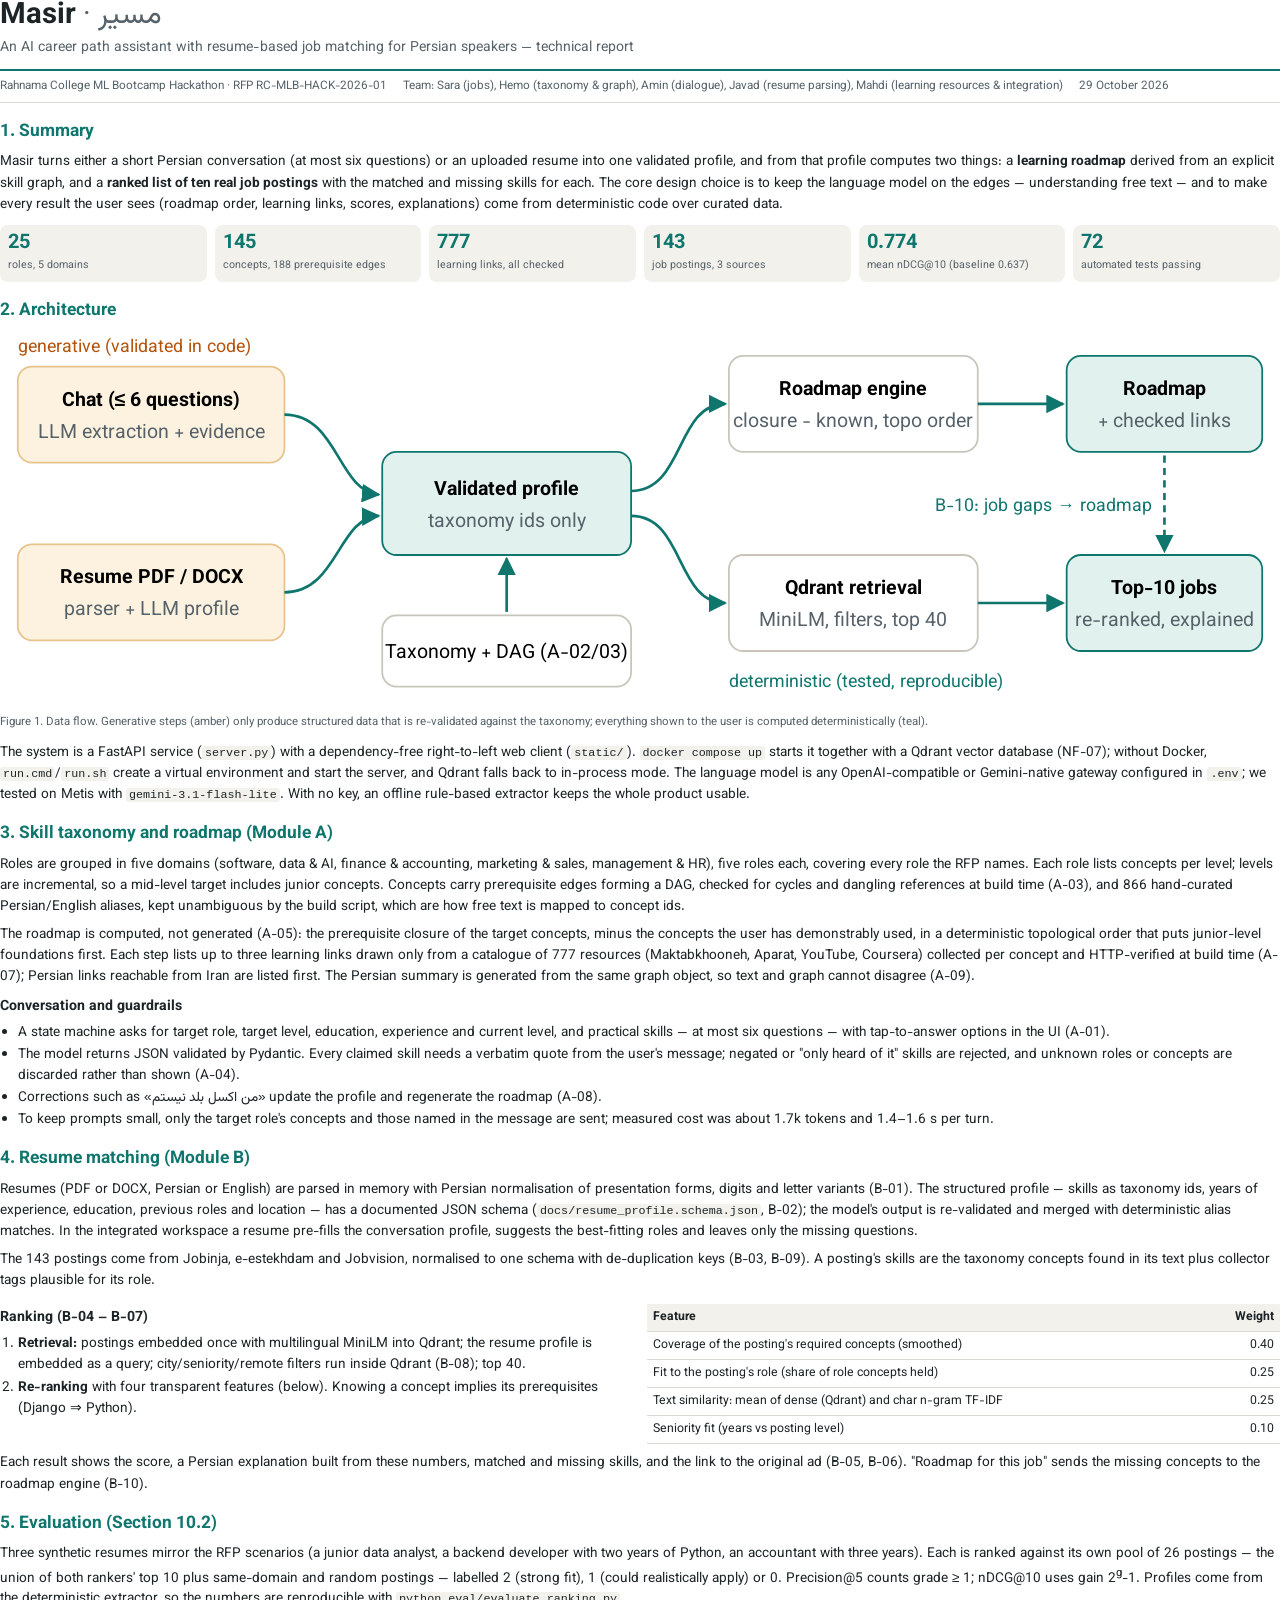
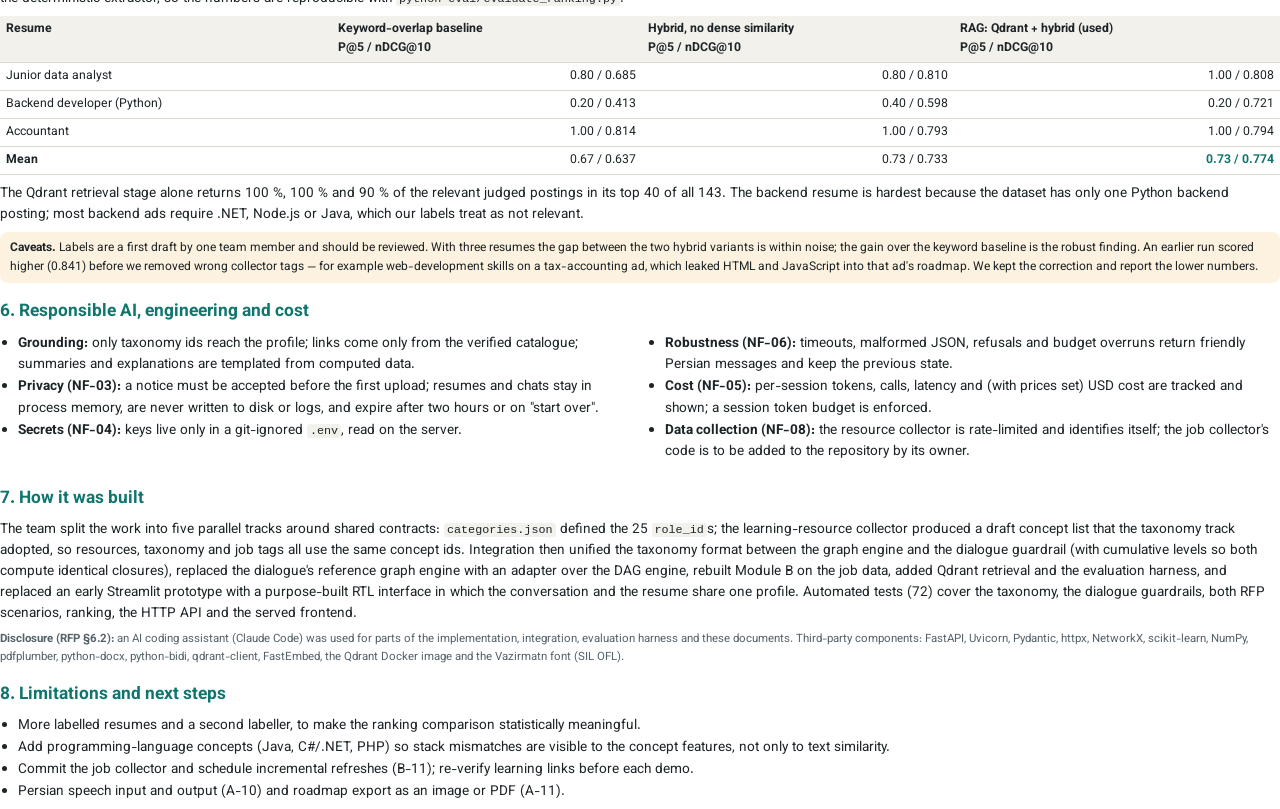
<file: docs/report/report.html>
<!doctype html>
<html lang="en">
<head>
<meta charset="utf-8">
<title>Masir: AI Career Path Assistant — Technical Report</title>
<style>
@font-face{font-family:V;font-weight:400;src:url(../presentation/assets/vazirmatn-latin-400.woff2) format("woff2"),url(../presentation/assets/vazirmatn-400.woff2) format("woff2")}
@font-face{font-family:V;font-weight:700;src:url(../presentation/assets/vazirmatn-latin-700.woff2) format("woff2"),url(../presentation/assets/vazirmatn-700.woff2) format("woff2")}
@font-face{font-family:VF;font-weight:400;src:url(../presentation/assets/vazirmatn-400.woff2) format("woff2")}
@page{size:A4;margin:16mm 15mm 16mm}
:root{--acc:#0f766e;--accs:#e1f1ee;--ink:#1c2427;--ink2:#56626a;--line:#dcd9d0;--soft:#f3f1ec;--amb:#fdf2df}
*{box-sizing:border-box}
body{margin:0;color:var(--ink);font:10.2pt/1.55 V,"Segoe UI",Arial,sans-serif}
.fa{font-family:VF,Tahoma,sans-serif;direction:rtl;unicode-bidi:isolate}
h1{font-size:22pt;line-height:1.15;margin:0 0 4px}
h2{font-size:13pt;margin:16px 0 6px;color:var(--acc);break-after:avoid}
h3{font-size:10.6pt;margin:10px 0 3px;break-after:avoid}
p{margin:0 0 7px}ul{margin:0 0 7px;padding-left:18px}li{margin:1px 0}
.sub{color:var(--ink2);font-size:10.5pt;margin-bottom:10px}
.meta{display:flex;gap:16px;flex-wrap:wrap;font-size:8.8pt;color:var(--ink2);border-top:2px solid var(--acc);border-bottom:1px solid var(--line);padding:6px 0;margin:8px 0 12px}
.kpis{display:grid;grid-template-columns:repeat(6,1fr);gap:8px;margin:10px 0 4px}
.kpi{background:var(--soft);border-radius:8px;padding:7px 8px}
.kpi b{display:block;font-size:15pt;color:var(--acc);line-height:1.1}.kpi span{font-size:8pt;color:var(--ink2)}
table{border-collapse:collapse;width:100%;margin:6px 0 8px;font-size:9.2pt;break-inside:avoid}
th,td{border-bottom:1px solid var(--line);padding:4px 6px;text-align:left;vertical-align:top}
th{background:var(--soft);font-weight:700}
td.n{text-align:right;font-variant-numeric:tabular-nums}
.best{font-weight:700;color:var(--acc)}
.note{background:var(--amb);border-radius:8px;padding:7px 10px;font-size:9pt;margin:6px 0 8px;break-inside:avoid}
.box{background:var(--accs);border-radius:8px;padding:7px 10px;font-size:9.3pt;margin:6px 0 8px;break-inside:avoid}
.cols{display:grid;grid-template-columns:1fr 1fr;gap:14px}
figure{margin:6px 0 10px;break-inside:avoid}figcaption{font-size:8.6pt;color:var(--ink2);margin-top:3px}
code{font-family:Consolas,monospace;font-size:8.8pt;background:var(--soft);padding:0 3px;border-radius:3px}
.small{font-size:8.6pt;color:var(--ink2)}
.pb{break-before:page}
svg text{font-family:V,Arial,sans-serif}
</style>
</head>
<body>

<h1>Masir <span style="font-weight:400;color:var(--ink2)">·</span> <span class="fa" style="font-weight:400;color:var(--ink2)">مسیر</span></h1>
<div class="sub">An AI career path assistant with resume-based job matching for Persian speakers — technical report</div>
<div class="meta">
  <span>Rahnama College ML Bootcamp Hackathon · RFP RC-MLB-HACK-2026-01</span>
  <span>Team: Sara (jobs), Hemo (taxonomy &amp; graph), Amin (dialogue), Javad (resume parsing), Mahdi (learning resources &amp; integration)</span>
  <span>29 October 2026</span>
</div>

<h2>1. Summary</h2>
<p>Masir turns either a short Persian conversation (at most six questions) or an uploaded resume into one validated profile, and from that profile computes two things: a <b>learning roadmap</b> derived from an explicit skill graph, and a <b>ranked list of ten real job postings</b> with the matched and missing skills for each. The core design choice is to keep the language model on the edges — understanding free text — and to make every result the user sees (roadmap order, learning links, scores, explanations) come from deterministic code over curated data.</p>
<div class="kpis">
  <div class="kpi"><b>25</b><span>roles, 5 domains</span></div>
  <div class="kpi"><b>145</b><span>concepts, 188 prerequisite edges</span></div>
  <div class="kpi"><b>777</b><span>learning links, all checked</span></div>
  <div class="kpi"><b>143</b><span>job postings, 3 sources</span></div>
  <div class="kpi"><b>0.774</b><span>mean nDCG@10 (baseline 0.637)</span></div>
  <div class="kpi"><b>72</b><span>automated tests passing</span></div>
</div>

<h2>2. Architecture</h2>
<figure>
<svg viewBox="0 0 720 210" width="100%" xmlns="http://www.w3.org/2000/svg" font-size="11">
  <defs><marker id="ar" viewBox="0 0 10 10" refX="9" refY="5" markerWidth="7" markerHeight="7" orient="auto"><path d="M0,0L10,5L0,10z" fill="#0f766e"/></marker></defs>
  <g fill="#fdf2df" stroke="#e7c48d">
    <rect x="10" y="20" width="150" height="54" rx="8"/><rect x="10" y="120" width="150" height="54" rx="8"/>
  </g>
  <text x="85" y="42" text-anchor="middle" font-weight="700">Chat (≤ 6 questions)</text><text x="85" y="60" text-anchor="middle" fill="#56626a">LLM extraction + evidence</text>
  <text x="85" y="142" text-anchor="middle" font-weight="700">Resume PDF / DOCX</text><text x="85" y="160" text-anchor="middle" fill="#56626a">parser + LLM profile</text>
  <rect x="215" y="68" width="140" height="58" rx="8" fill="#e1f1ee" stroke="#0f766e"/>
  <text x="285" y="92" text-anchor="middle" font-weight="700">Validated profile</text><text x="285" y="110" text-anchor="middle" fill="#56626a">taxonomy ids only</text>
  <rect x="215" y="160" width="140" height="40" rx="8" fill="#fff" stroke="#c9c5ba"/>
  <text x="285" y="184" text-anchor="middle">Taxonomy + DAG (A-02/03)</text>
  <g fill="#fff" stroke="#c9c5ba"><rect x="410" y="14" width="140" height="54" rx="8"/><rect x="410" y="126" width="140" height="54" rx="8"/></g>
  <text x="480" y="36" text-anchor="middle" font-weight="700">Roadmap engine</text><text x="480" y="54" text-anchor="middle" fill="#56626a">closure − known, topo order</text>
  <text x="480" y="148" text-anchor="middle" font-weight="700">Qdrant retrieval</text><text x="480" y="166" text-anchor="middle" fill="#56626a">MiniLM, filters, top 40</text>
  <g fill="#e1f1ee" stroke="#0f766e"><rect x="600" y="14" width="110" height="54" rx="8"/><rect x="600" y="126" width="110" height="54" rx="8"/></g>
  <text x="655" y="36" text-anchor="middle" font-weight="700">Roadmap</text><text x="655" y="54" text-anchor="middle" fill="#56626a">+ checked links</text>
  <text x="655" y="148" text-anchor="middle" font-weight="700">Top-10 jobs</text><text x="655" y="166" text-anchor="middle" fill="#56626a">re-ranked, explained</text>
  <g stroke="#0f766e" stroke-width="1.5" fill="none" marker-end="url(#ar)">
    <path d="M160,47 C190,47 190,90 213,92"/><path d="M160,147 C190,147 190,105 213,104"/>
    <path d="M355,90 C385,90 380,41 408,41"/><path d="M355,104 C385,104 380,153 408,153"/>
    <path d="M550,41 L598,41"/><path d="M550,153 L598,153"/><path d="M285,158 L285,128"/>
    <path d="M655,70 C655,100 655,100 655,124" stroke-dasharray="4 3"/>
  </g>
  <text x="648" y="101" fill="#0f766e" font-size="10" text-anchor="end">B-10: job gaps → roadmap</text>
  <text x="10" y="12" fill="#b45309" font-size="10">generative (validated in code)</text><text x="410" y="200" fill="#0f766e" font-size="10">deterministic (tested, reproducible)</text>
</svg>
<figcaption>Figure 1. Data flow. Generative steps (amber) only produce structured data that is re-validated against the taxonomy; everything shown to the user is computed deterministically (teal).</figcaption>
</figure>
<p>The system is a FastAPI service (<code>server.py</code>) with a dependency-free right-to-left web client (<code>static/</code>). <code>docker compose up</code> starts it together with a Qdrant vector database (NF-07); without Docker, <code>run.cmd</code>/<code>run.sh</code> create a virtual environment and start the server, and Qdrant falls back to in-process mode. The language model is any OpenAI-compatible or Gemini-native gateway configured in <code>.env</code>; we tested on Metis with <code>gemini-3.1-flash-lite</code>. With no key, an offline rule-based extractor keeps the whole product usable.</p>

<h2>3. Skill taxonomy and roadmap (Module A)</h2>
<p>Roles are grouped in five domains (software, data &amp; AI, finance &amp; accounting, marketing &amp; sales, management &amp; HR), five roles each, covering every role the RFP names. Each role lists concepts per level; levels are incremental, so a mid-level target includes junior concepts. Concepts carry prerequisite edges forming a DAG, checked for cycles and dangling references at build time (A-03), and 866 hand-curated Persian/English aliases, kept unambiguous by the build script, which are how free text is mapped to concept ids.</p>
<p>The roadmap is computed, not generated (A-05): the prerequisite closure of the target concepts, minus the concepts the user has demonstrably used, in a deterministic topological order that puts junior-level foundations first. Each step lists up to three learning links drawn only from a catalogue of 777 resources (Maktabkhooneh, Aparat, YouTube, Coursera) collected per concept and HTTP-verified at build time (A-07); Persian links reachable from Iran are listed first. The Persian summary is generated from the same graph object, so text and graph cannot disagree (A-09).</p>

<h3>Conversation and guardrails</h3>
<ul>
  <li>A state machine asks for target role, target level, education, experience and current level, and practical skills — at most six questions — with tap-to-answer options in the UI (A-01).</li>
  <li>The model returns JSON validated by Pydantic. Every claimed skill needs a verbatim quote from the user's message; negated or "only heard of it" skills are rejected, and unknown roles or concepts are discarded rather than shown (A-04).</li>
  <li>Corrections such as <span class="fa">«من اکسل بلد نیستم»</span> update the profile and regenerate the roadmap (A-08).</li>
  <li>To keep prompts small, only the target role's concepts and those named in the message are sent; measured cost was about 1.7k tokens and 1.4–1.6 s per turn.</li>
</ul>

<h2>4. Resume matching (Module B)</h2>
<p>Resumes (PDF or DOCX, Persian or English) are parsed in memory with Persian normalisation of presentation forms, digits and letter variants (B-01). The structured profile — skills as taxonomy ids, years of experience, education, previous roles and location — has a documented JSON schema (<code>docs/resume_profile.schema.json</code>, B-02); the model's output is re-validated and merged with deterministic alias matches. In the integrated workspace a resume pre-fills the conversation profile, suggests the best-fitting roles and leaves only the missing questions.</p>
<p>The 143 postings come from Jobinja, e-estekhdam and Jobvision, normalised to one schema with de-duplication keys (B-03, B-09). A posting's skills are the taxonomy concepts found in its text plus collector tags plausible for its role.</p>
<div class="cols">
<div>
<h3>Ranking (B-04 – B-07)</h3>
<ol style="margin:0 0 7px;padding-left:18px">
  <li><b>Retrieval:</b> postings embedded once with multilingual MiniLM into Qdrant; the resume profile is embedded as a query; city/seniority/remote filters run inside Qdrant (B-08); top 40.</li>
  <li><b>Re-ranking</b> with four transparent features (below). Knowing a concept implies its prerequisites (Django ⇒ Python).</li>
</ol>
</div>
<div>
<table>
  <tr><th>Feature</th><th style="text-align:right">Weight</th></tr>
  <tr><td>Coverage of the posting's required concepts (smoothed)</td><td class="n">0.40</td></tr>
  <tr><td>Fit to the posting's role (share of role concepts held)</td><td class="n">0.25</td></tr>
  <tr><td>Text similarity: mean of dense (Qdrant) and char n-gram TF-IDF</td><td class="n">0.25</td></tr>
  <tr><td>Seniority fit (years vs posting level)</td><td class="n">0.10</td></tr>
</table>
</div>
</div>
<p>Each result shows the score, a Persian explanation built from these numbers, matched and missing skills, and the link to the original ad (B-05, B-06). "Roadmap for this job" sends the missing concepts to the roadmap engine (B-10).</p>

<h2 class="pb">5. Evaluation (Section 10.2)</h2>
<p>Three synthetic resumes mirror the RFP scenarios (a junior data analyst, a backend developer with two years of Python, an accountant with three years). Each is ranked against its own pool of 26 postings — the union of both rankers' top 10 plus same-domain and random postings — labelled 2 (strong fit), 1 (could realistically apply) or 0. Precision@5 counts grade ≥ 1; nDCG@10 uses gain 2<sup>g</sup>−1. Profiles come from the deterministic extractor, so the numbers are reproducible with <code>python eval/evaluate_ranking.py</code>.</p>
<table>
  <tr><th>Resume</th><th>Keyword-overlap baseline<br>P@5 / nDCG@10</th><th>Hybrid, no dense similarity<br>P@5 / nDCG@10</th><th>RAG: Qdrant + hybrid (used)<br>P@5 / nDCG@10</th></tr>
  <tr><td>Junior data analyst</td><td class="n">0.80 / 0.685</td><td class="n">0.80 / 0.810</td><td class="n">1.00 / 0.808</td></tr>
  <tr><td>Backend developer (Python)</td><td class="n">0.20 / 0.413</td><td class="n">0.40 / 0.598</td><td class="n">0.20 / 0.721</td></tr>
  <tr><td>Accountant</td><td class="n">1.00 / 0.814</td><td class="n">1.00 / 0.793</td><td class="n">1.00 / 0.794</td></tr>
  <tr><td><b>Mean</b></td><td class="n">0.67 / 0.637</td><td class="n">0.73 / 0.733</td><td class="n best">0.73 / 0.774</td></tr>
</table>
<p>The Qdrant retrieval stage alone returns 100 %, 100 % and 90 % of the relevant judged postings in its top 40 of all 143. The backend resume is hardest because the dataset has only one Python backend posting; most backend ads require .NET, Node.js or Java, which our labels treat as not relevant.</p>
<div class="note"><b>Caveats.</b> Labels are a first draft by one team member and should be reviewed. With three resumes the gap between the two hybrid variants is within noise; the gain over the keyword baseline is the robust finding. An earlier run scored higher (0.841) before we removed wrong collector tags — for example web-development skills on a tax-accounting ad, which leaked HTML and JavaScript into that ad's roadmap. We kept the correction and report the lower numbers.</div>

<h2>6. Responsible AI, engineering and cost</h2>
<div class="cols">
<ul>
  <li><b>Grounding:</b> only taxonomy ids reach the profile; links come only from the verified catalogue; summaries and explanations are templated from computed data.</li>
  <li><b>Privacy (NF-03):</b> a notice must be accepted before the first upload; resumes and chats stay in process memory, are never written to disk or logs, and expire after two hours or on "start over".</li>
  <li><b>Secrets (NF-04):</b> keys live only in a git-ignored <code>.env</code>, read on the server.</li>
</ul>
<ul>
  <li><b>Robustness (NF-06):</b> timeouts, malformed JSON, refusals and budget overruns return friendly Persian messages and keep the previous state.</li>
  <li><b>Cost (NF-05):</b> per-session tokens, calls, latency and (with prices set) USD cost are tracked and shown; a session token budget is enforced.</li>
  <li><b>Data collection (NF-08):</b> the resource collector is rate-limited and identifies itself; the job collector's code is to be added to the repository by its owner.</li>
</ul>
</div>

<h2>7. How it was built</h2>
<p>The team split the work into five parallel tracks around shared contracts: <code>categories.json</code> defined the 25 <code>role_id</code>s; the learning-resource collector produced a draft concept list that the taxonomy track adopted, so resources, taxonomy and job tags all use the same concept ids. Integration then unified the taxonomy format between the graph engine and the dialogue guardrail (with cumulative levels so both compute identical closures), replaced the dialogue's reference graph engine with an adapter over the DAG engine, rebuilt Module B on the job data, added Qdrant retrieval and the evaluation harness, and replaced an early Streamlit prototype with a purpose-built RTL interface in which the conversation and the resume share one profile. Automated tests (72) cover the taxonomy, the dialogue guardrails, both RFP scenarios, ranking, the HTTP API and the served frontend.</p>
<p class="small"><b>Disclosure (RFP §6.2):</b> an AI coding assistant (Claude Code) was used for parts of the implementation, integration, evaluation harness and these documents. Third-party components: FastAPI, Uvicorn, Pydantic, httpx, NetworkX, scikit-learn, NumPy, pdfplumber, python-docx, python-bidi, qdrant-client, FastEmbed, the Qdrant Docker image and the Vazirmatn font (SIL OFL).</p>

<h2>8. Limitations and next steps</h2>
<ul>
  <li>More labelled resumes and a second labeller, to make the ranking comparison statistically meaningful.</li>
  <li>Add programming-language concepts (Java, C#/.NET, PHP) so stack mismatches are visible to the concept features, not only to text similarity.</li>
  <li>Commit the job collector and schedule incremental refreshes (B-11); re-verify learning links before each demo.</li>
  <li>Persian speech input and output (A-10) and roadmap export as an image or PDF (A-11).</li>
</ul>

</body>
</html>
</file>
